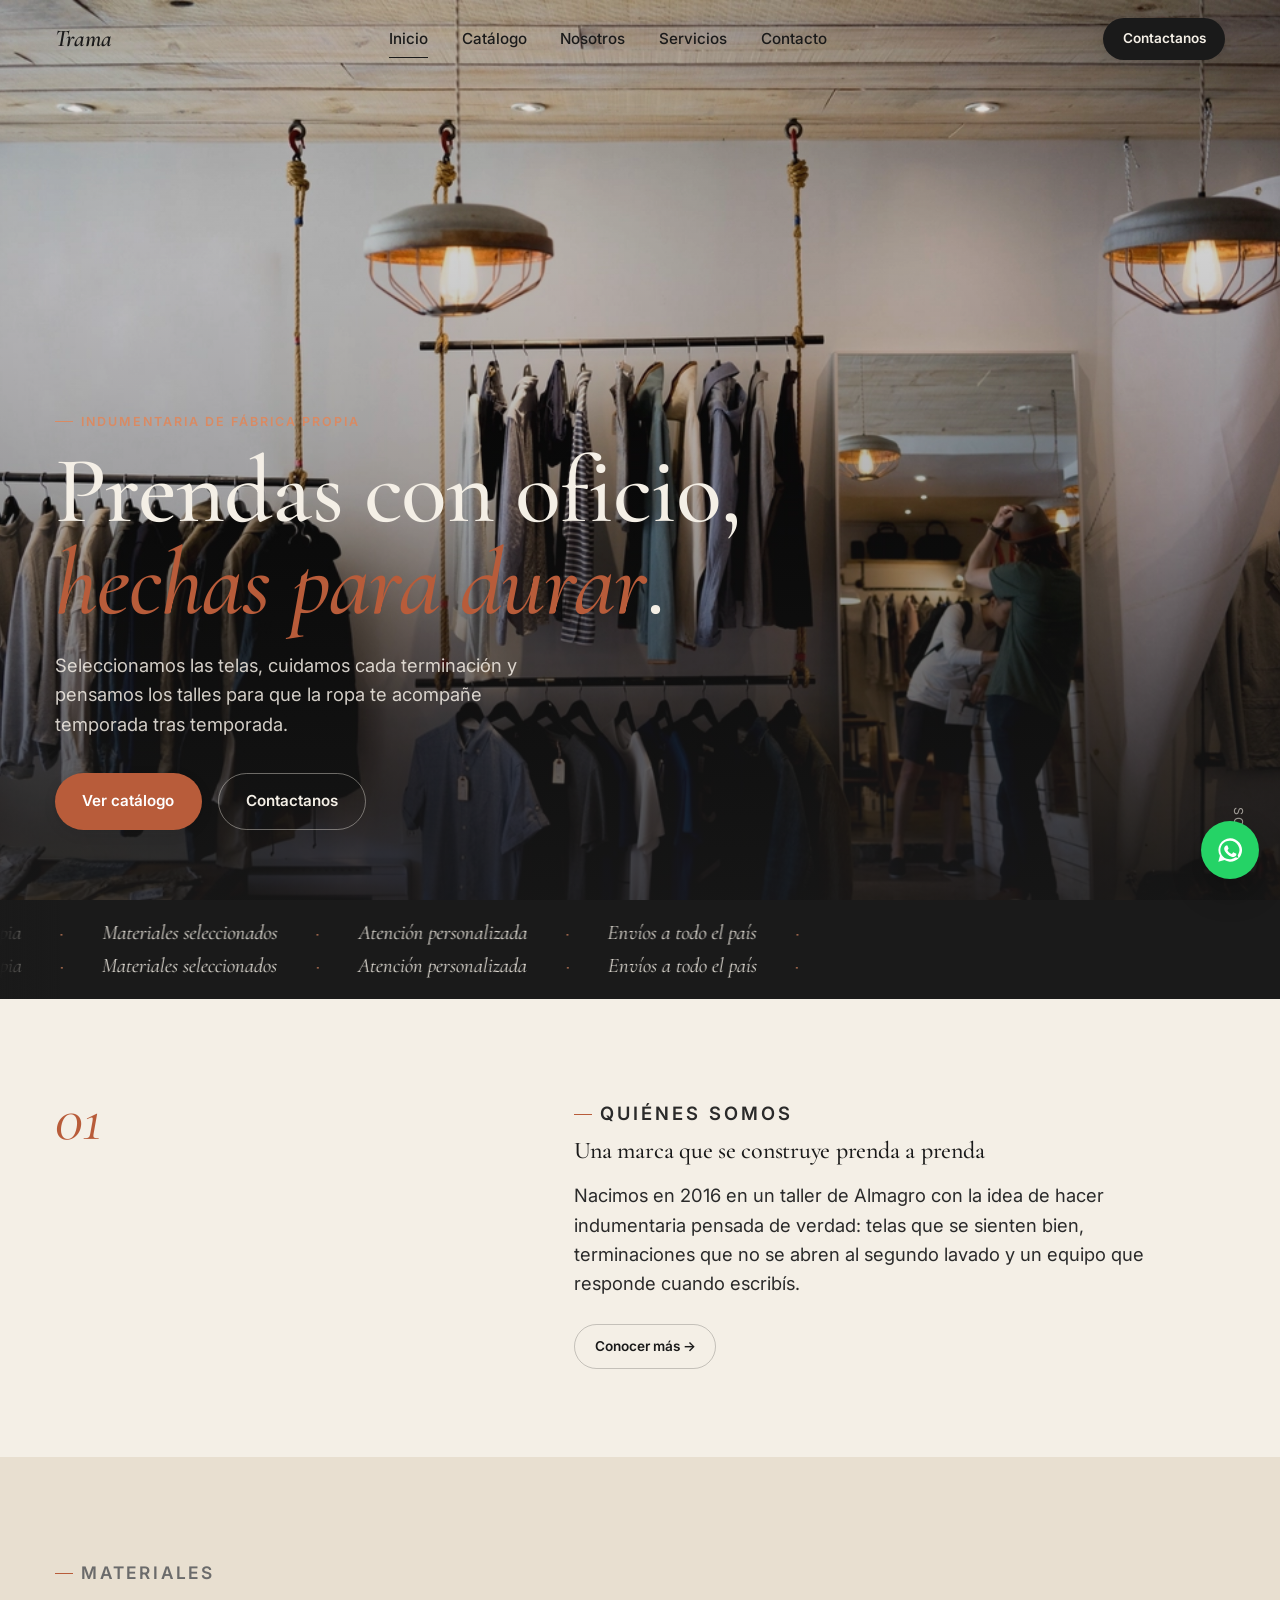
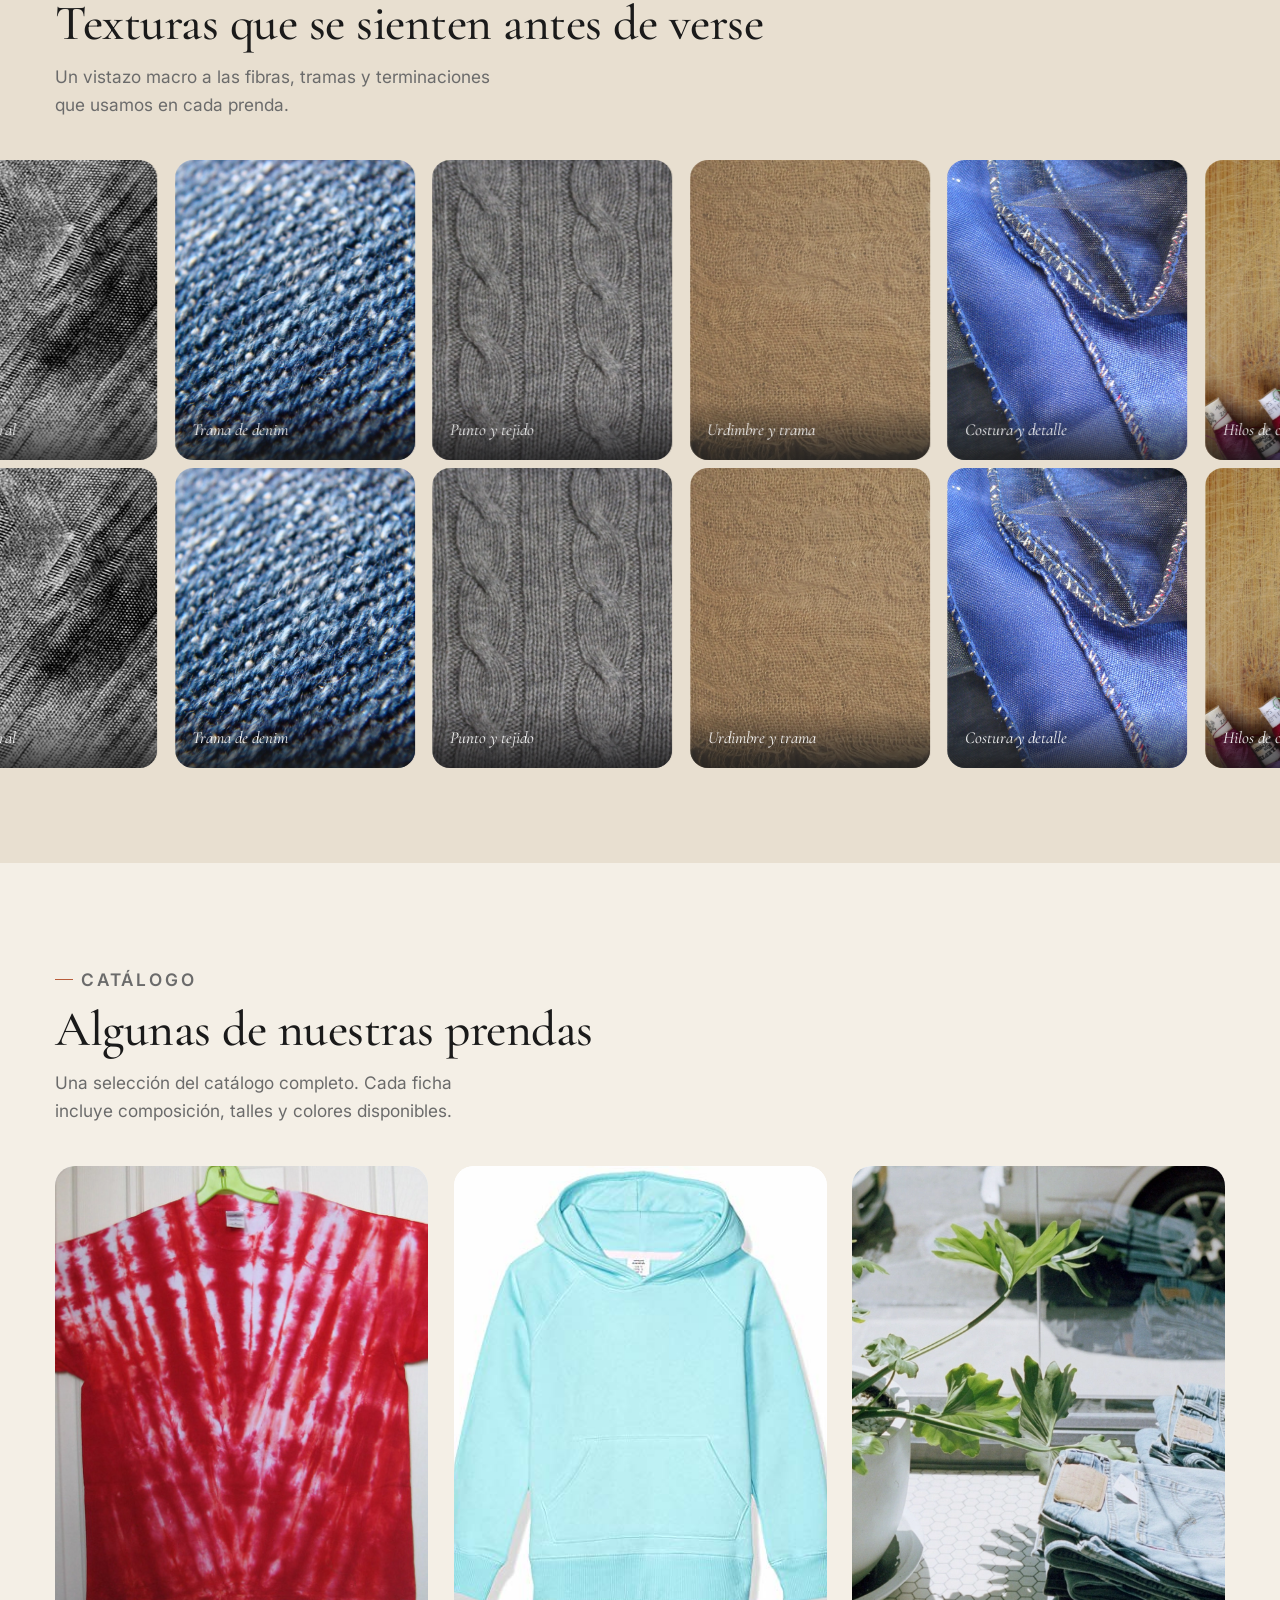
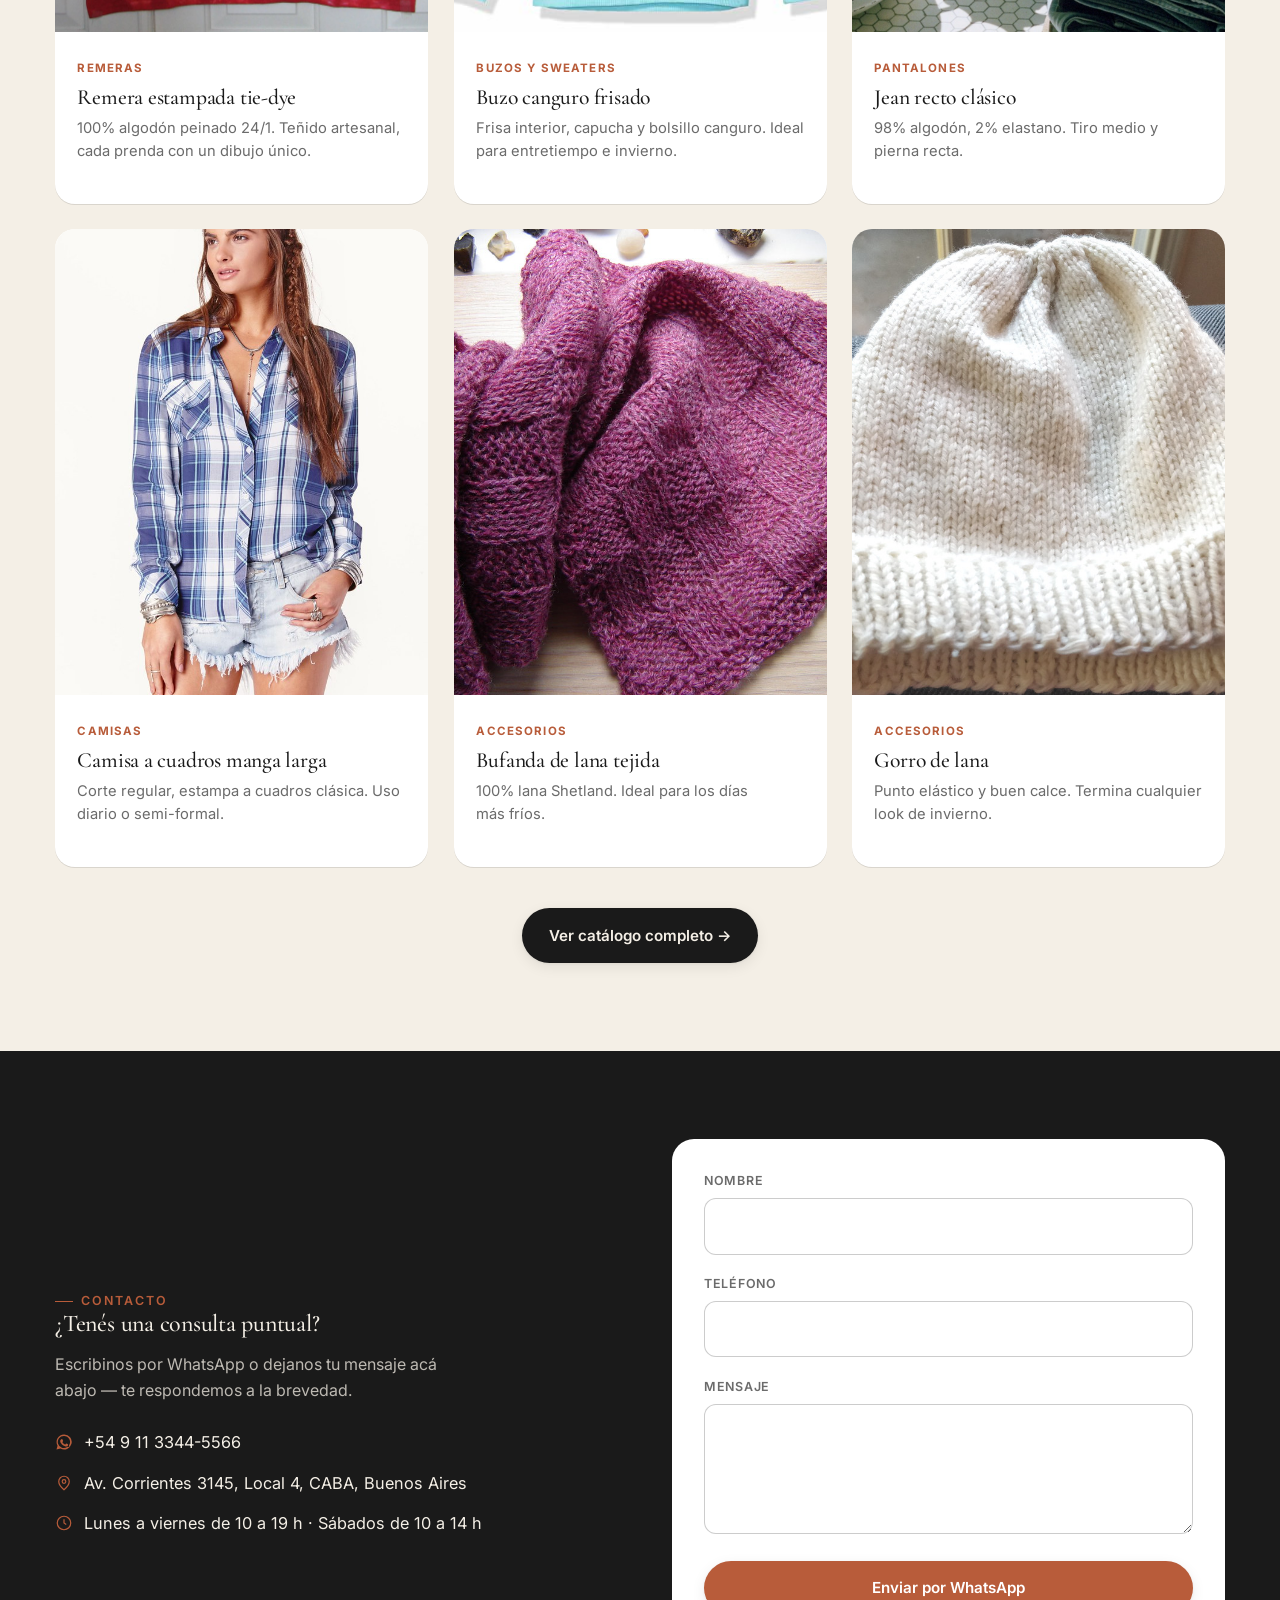
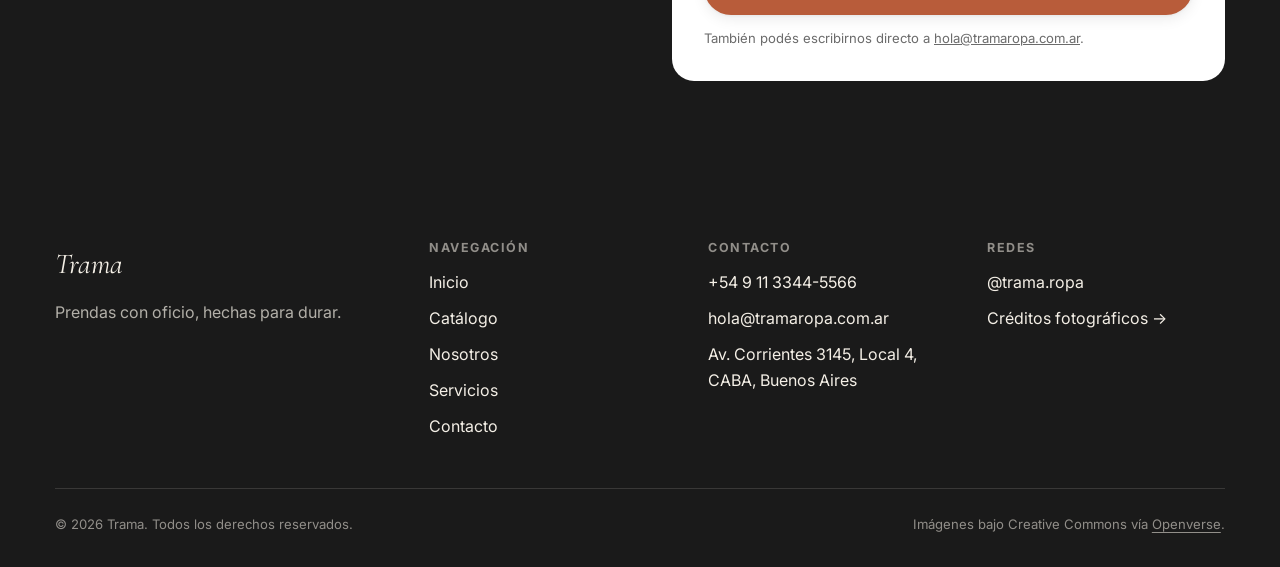
<file: index.html>
<!doctype html>
<html lang="es">
<head>
  <meta charset="utf-8">
  <meta name="viewport" content="width=device-width, initial-scale=1">
  <title>Trama — Indumentaria con oficio, hecha para durar</title>
  <meta name="description" content="Trama diseña y confecciona indumentaria pensada para el uso real: telas seleccionadas, terminaciones prolijas y talles para cada cuerpo. Mirá el catálogo y consultanos.">
  <link rel="canonical" href="index.html">

  <meta property="og:type" content="website">
  <meta property="og:title" content="Trama — Indumentaria con oficio, hecha para durar">
  <meta property="og:description" content="Diseñamos y confeccionamos indumentaria pensada para el uso real. Mirá el catálogo completo y consultanos por WhatsApp.">
  <meta property="og:image" content="assets/img/hero.jpg">
  <meta name="twitter:card" content="summary_large_image">

  <link rel="icon" type="image/svg+xml" href="assets/img/favicon.svg">

  <link rel="preconnect" href="https://fonts.googleapis.com">
  <link rel="preconnect" href="https://fonts.gstatic.com" crossorigin>
  <link rel="stylesheet" href="https://fonts.googleapis.com/css2?family=Cormorant+Garamond:ital,wght@0,500;0,600;1,500;1,600&family=Inter:wght@300;400;500;600;700&display=swap">

  <link rel="preload" as="image" href="assets/img/hero.jpg" fetchpriority="high">
  <link rel="stylesheet" href="styles.css?v=20260706">
</head>
<body>
  <a class="skip-link" href="#main">Saltar al contenido</a>
  <div class="cursor" data-cursor-root aria-hidden="true">
    <span class="cursor-dot"></span>
    <span class="cursor-ring"></span>
  </div>

  <header class="nav">
    <div class="container nav-inner">
      <a class="nav-logo" href="index.html">Trama</a>
      <nav class="nav-links" aria-label="Principal">
        <a class="nav-link is-active" href="index.html">Inicio</a>
        <a class="nav-link" href="catalogo.html">Catálogo</a>
        <a class="nav-link" href="nosotros.html">Nosotros</a>
        <a class="nav-link" href="servicios.html">Servicios</a>
        <a class="nav-link" href="contacto.html">Contacto</a>
      </nav>
      <a class="btn btn-primary btn-sm nav-cta" href="contacto.html">Contactanos</a>
      <button class="nav-burger" data-nav-burger aria-expanded="false" aria-label="Abrir menú">
        <span></span><span></span><span></span>
      </button>
    </div>
  </header>

  <div class="nav-mobile" data-nav-mobile data-open="false">
    <nav class="nav-mobile-list" aria-label="Menú móvil">
      <a href="index.html">Inicio</a>
      <a href="catalogo.html">Catálogo</a>
      <a href="nosotros.html">Nosotros</a>
      <a href="servicios.html">Servicios</a>
      <a href="contacto.html">Contacto</a>
    </nav>
    <p class="nav-mobile-foot">Trama Indumentaria</p>
  </div>

  <main id="main">
    <section class="hero">
      <div class="hero-bg">
        <img src="assets/img/hero.jpg" alt="Prendas de indumentaria exhibidas en percheros de una tienda" fetchpriority="high" loading="eager" decoding="sync">
      </div>
      <div class="hero-bg-tint" aria-hidden="true"></div>
      <div class="container hero-inner">
        <p class="kicker">Indumentaria de fábrica propia</p>
        <h1 class="hero-title" data-split="words">Prendas con oficio,<br><em>hechas para durar</em>.</h1>
        <p class="hero-sub">Seleccionamos las telas, cuidamos cada terminación y pensamos los talles para que la ropa te acompañe temporada tras temporada.</p>
        <div class="hero-actions">
          <a class="btn btn-accent" href="catalogo.html">Ver catálogo</a>
          <a class="btn btn-ghost" href="contacto.html">Contactanos</a>
        </div>
      </div>
      <span class="hero-scroll-cue" aria-hidden="true">Scroll</span>
    </section>

    <div class="marquee">
      <div class="marquee-track" data-marquee data-speed="45">
        <span data-bind="highlights.0">Producción propia</span><span class="dot">·</span>
        <span data-bind="highlights.1">Materiales seleccionados</span><span class="dot">·</span>
        <span data-bind="highlights.2">Atención personalizada</span><span class="dot">·</span>
        <span data-bind="highlights.3">Envíos a todo el país</span><span class="dot">·</span>
      </div>
    </div>

    <section class="section">
      <div class="container about-summary">
        <div class="about-summary-num" data-reveal>01</div>
        <div class="about-summary-text" data-reveal>
          <p class="kicker">Quiénes somos</p>
          <h2 style="margin-top:.6rem;">Una marca que se construye prenda a prenda</h2>
          <p>Nacimos en 2016 en un taller de Almagro con la idea de hacer indumentaria pensada de verdad: telas que se sienten bien, terminaciones que no se abren al segundo lavado y un equipo que responde cuando escribís.</p>
          <a class="btn btn-ghost btn-sm" href="nosotros.html">Conocer más →</a>
        </div>
      </div>
    </section>

    <section class="section section-cream-2">
      <div class="container">
        <div class="section-head" data-reveal>
          <p class="kicker">Materiales</p>
          <h2>Texturas que se sienten antes de verse</h2>
          <p>Un vistazo macro a las fibras, tramas y terminaciones que usamos en cada prenda.</p>
        </div>
      </div>
      <div class="texture-gallery">
        <div class="texture-track" data-marquee data-speed="34">
          <figure class="texture-card"><img src="assets/img/texture-cotton.jpg" alt="Textura macro de tela de algodón" loading="lazy" decoding="async"><figcaption>Fibra natural</figcaption></figure>
          <figure class="texture-card"><img src="assets/img/texture-denim.jpg" alt="Textura macro de tela denim" loading="lazy" decoding="async"><figcaption>Trama de denim</figcaption></figure>
          <figure class="texture-card"><img src="assets/img/texture-knit.jpg" alt="Detalle macro de punto tejido" loading="lazy" decoding="async"><figcaption>Punto y tejido</figcaption></figure>
          <figure class="texture-card"><img src="assets/img/texture-linen.jpg" alt="Textura macro de tela de trama cruzada" loading="lazy" decoding="async"><figcaption>Urdimbre y trama</figcaption></figure>
          <figure class="texture-card"><img src="assets/img/texture-stitch.jpg" alt="Detalle macro de una costura" loading="lazy" decoding="async"><figcaption>Costura y detalle</figcaption></figure>
          <figure class="texture-card"><img src="assets/img/texture-thread.jpg" alt="Carretel de hilo de coser de color" loading="lazy" decoding="async"><figcaption>Hilos de color</figcaption></figure>
        </div>
      </div>
    </section>

    <section class="section">
      <div class="container">
        <div class="section-head" data-reveal>
          <p class="kicker">Catálogo</p>
          <h2>Algunas de nuestras prendas</h2>
          <p>Una selección del catálogo completo. Cada ficha incluye composición, talles y colores disponibles.</p>
        </div>
        <div class="card-grid" data-reveal>
          <article class="product-card">
            <div class="product-figure"><img src="assets/img/product-tshirt.jpg" alt="Remera estampada tie-dye roja y blanca" loading="lazy" decoding="async"></div>
            <div class="product-body">
              <span class="product-tag">Remeras</span>
              <h3>Remera estampada tie-dye</h3>
              <p class="product-desc">100% algodón peinado 24/1. Teñido artesanal, cada prenda con un dibujo único.</p>
            </div>
          </article>
          <article class="product-card">
            <div class="product-figure"><img src="assets/img/product-hoodie.jpg" alt="Buzo canguro frisado" loading="lazy" decoding="async"></div>
            <div class="product-body">
              <span class="product-tag">Buzos y sweaters</span>
              <h3>Buzo canguro frisado</h3>
              <p class="product-desc">Frisa interior, capucha y bolsillo canguro. Ideal para entretiempo e invierno.</p>
            </div>
          </article>
          <article class="product-card">
            <div class="product-figure"><img src="assets/img/product-jeans.jpg" alt="Jean recto clásico" loading="lazy" decoding="async"></div>
            <div class="product-body">
              <span class="product-tag">Pantalones</span>
              <h3>Jean recto clásico</h3>
              <p class="product-desc">98% algodón, 2% elastano. Tiro medio y pierna recta.</p>
            </div>
          </article>
          <article class="product-card">
            <div class="product-figure"><img src="assets/img/product-shirt.jpg" alt="Camisa a cuadros manga larga" loading="lazy" decoding="async"></div>
            <div class="product-body">
              <span class="product-tag">Camisas</span>
              <h3>Camisa a cuadros manga larga</h3>
              <p class="product-desc">Corte regular, estampa a cuadros clásica. Uso diario o semi-formal.</p>
            </div>
          </article>
          <article class="product-card">
            <div class="product-figure"><img src="assets/img/product-scarf.jpg" alt="Bufanda de lana tejida" loading="lazy" decoding="async"></div>
            <div class="product-body">
              <span class="product-tag">Accesorios</span>
              <h3>Bufanda de lana tejida</h3>
              <p class="product-desc">100% lana Shetland. Ideal para los días más fríos.</p>
            </div>
          </article>
          <article class="product-card">
            <div class="product-figure"><img src="assets/img/product-beanie.jpg" alt="Gorro de lana" loading="lazy" decoding="async"></div>
            <div class="product-body">
              <span class="product-tag">Accesorios</span>
              <h3>Gorro de lana</h3>
              <p class="product-desc">Punto elástico y buen calce. Termina cualquier look de invierno.</p>
            </div>
          </article>
        </div>
        <div style="text-align:center; margin-top:2.6rem;" data-reveal>
          <a class="btn btn-primary" href="catalogo.html">Ver catálogo completo →</a>
        </div>
      </div>
    </section>

    <section class="section section-ink">
      <div class="container contact-quick">
        <div class="contact-quick-info" data-reveal>
          <p class="kicker">Contacto</p>
          <h2>¿Tenés una consulta puntual?</h2>
          <p style="color:rgba(244,239,230,.75); max-width:42ch;">Escribinos por WhatsApp o dejanos tu mensaje acá abajo — te respondemos a la brevedad.</p>
          <div class="contact-quick-list">
            <a href="#" data-bind-href="whatsappLink" target="_blank" rel="noopener">
              <svg viewBox="0 0 24 24" fill="currentColor" aria-hidden="true"><path d="M12 2a10 10 0 00-8.6 15L2 22l5.2-1.4A10 10 0 1012 2zm0 2a8 8 0 016.9 12.1l-.3.5.6 2.2-2.3-.6-.5.3A8 8 0 1112 4zm-3.4 4.4c-.2 0-.5.1-.7.4-.2.2-.9.9-.9 2.1 0 1.2.9 2.4 1 2.6.1.1 1.8 2.8 4.4 3.8 2.2.9 2.6.7 3.1.6.5-.1 1.6-.6 1.8-1.3.2-.6.2-1.2.2-1.3-.1-.1-.3-.2-.5-.3-.2-.1-1.6-.8-1.8-.9-.2-.1-.4-.1-.6.1-.2.3-.7.9-.8 1-.1.2-.3.2-.5.1-.2-.1-1.1-.4-2-1.2-.7-.7-1.2-1.4-1.4-1.7-.1-.2 0-.4.1-.5l.4-.5c.1-.2.2-.3.3-.5.1-.2 0-.4 0-.5-.1-.1-.6-1.5-.9-2-.2-.5-.4-.4-.6-.4z"/></svg>
              <span data-bind="phoneDisplay">+54 9 11 3344-5566</span>
            </a>
            <span><svg viewBox="0 0 24 24" fill="none" stroke="currentColor" stroke-width="1.6" aria-hidden="true"><path d="M12 21s-7-6-7-11a7 7 0 0114 0c0 5-7 11-7 11z"/><circle cx="12" cy="10" r="2.4"/></svg><span data-bind="address">Av. Corrientes 3145, Local 4, CABA, Buenos Aires</span></span>
            <span><svg viewBox="0 0 24 24" fill="none" stroke="currentColor" stroke-width="1.6" aria-hidden="true"><circle cx="12" cy="12" r="9"/><path d="M12 7v5l3 2"/></svg><span data-bind="hours">Lunes a viernes de 10 a 19 h · Sábados de 10 a 14 h</span></span>
          </div>
        </div>
        <form class="contact-quick-form" data-quick-form novalidate>
          <div class="field">
            <label for="q-nombre">Nombre</label>
            <input id="q-nombre" name="nombre" type="text" required autocomplete="name">
          </div>
          <div class="field">
            <label for="q-telefono">Teléfono</label>
            <input id="q-telefono" name="telefono" type="tel" autocomplete="tel">
          </div>
          <div class="field">
            <label for="q-mensaje">Mensaje</label>
            <textarea id="q-mensaje" name="mensaje" required></textarea>
          </div>
          <button class="btn btn-accent btn-block" type="submit">Enviar por WhatsApp</button>
          <p class="form-note">También podés escribirnos directo a <a href="#" data-bind-href="mailtoLink" style="text-decoration:underline;" data-bind="email">hola@tramaropa.com.ar</a>.</p>
          <div class="form-success" data-form-success></div>
        </form>
      </div>
    </section>
  </main>

  <footer class="footer">
    <div class="container">
      <div class="footer-grid">
        <div class="footer-col">
          <div class="footer-logo">Trama</div>
          <p style="color:rgba(244,239,230,.7); max-width: 30ch;" data-bind="tagline">Prendas con oficio, hechas para durar.</p>
        </div>
        <div class="footer-col">
          <h4>Navegación</h4>
          <ul>
            <li><a href="index.html">Inicio</a></li>
            <li><a href="catalogo.html">Catálogo</a></li>
            <li><a href="nosotros.html">Nosotros</a></li>
            <li><a href="servicios.html">Servicios</a></li>
            <li><a href="contacto.html">Contacto</a></li>
          </ul>
        </div>
        <div class="footer-col">
          <h4>Contacto</h4>
          <ul>
            <li><span data-bind="phoneDisplay">+54 9 11 3344-5566</span></li>
            <li><span data-bind="email">hola@tramaropa.com.ar</span></li>
            <li><span data-bind="address">Av. Corrientes 3145, CABA, Buenos Aires</span></li>
          </ul>
        </div>
        <div class="footer-col">
          <h4>Redes</h4>
          <ul>
            <li><a href="#" data-bind-href="instagramUrl" data-bind="instagramHandle" target="_blank" rel="noopener">@trama.ropa</a></li>
            <li><a href="creditos.html">Créditos fotográficos →</a></li>
          </ul>
        </div>
      </div>
      <div class="footer-bottom">
        <span>© <span data-year></span> Trama. Todos los derechos reservados.</span>
        <span>Imágenes bajo Creative Commons vía <a href="https://openverse.org" target="_blank" rel="noopener">Openverse</a>.</span>
      </div>
    </div>
  </footer>

  <a class="wa-float" data-wa-float target="_blank" rel="noopener" aria-label="Escribinos por WhatsApp" href="#">
    <svg viewBox="0 0 24 24" fill="currentColor" aria-hidden="true"><path d="M12 2a10 10 0 00-8.6 15L2 22l5.2-1.4A10 10 0 1012 2zm0 2a8 8 0 016.9 12.1l-.3.5.6 2.2-2.3-.6-.5.3A8 8 0 1112 4zm-3.4 4.4c-.2 0-.5.1-.7.4-.2.2-.9.9-.9 2.1 0 1.2.9 2.4 1 2.6.1.1 1.8 2.8 4.4 3.8 2.2.9 2.6.7 3.1.6.5-.1 1.6-.6 1.8-1.3.2-.6.2-1.2.2-1.3-.1-.1-.3-.2-.5-.3-.2-.1-1.6-.8-1.8-.9-.2-.1-.4-.1-.6.1-.2.3-.7.9-.8 1-.1.2-.3.2-.5.1-.2-.1-1.1-.4-2-1.2-.7-.7-1.2-1.4-1.4-1.7-.1-.2 0-.4.1-.5l.4-.5c.1-.2.2-.3.3-.5.1-.2 0-.4 0-.5-.1-.1-.6-1.5-.9-2-.2-.5-.4-.4-.6-.4z"/></svg>
  </a>

  <script defer src="lib/gsap.min.js?v=20260706"></script>
  <script defer src="lib/ScrollTrigger.min.js?v=20260706"></script>
  <script defer src="lib/manifest.js?v=20260706"></script>
  <script defer src="main.js?v=20260706"></script>
</body>
</html>
</file>
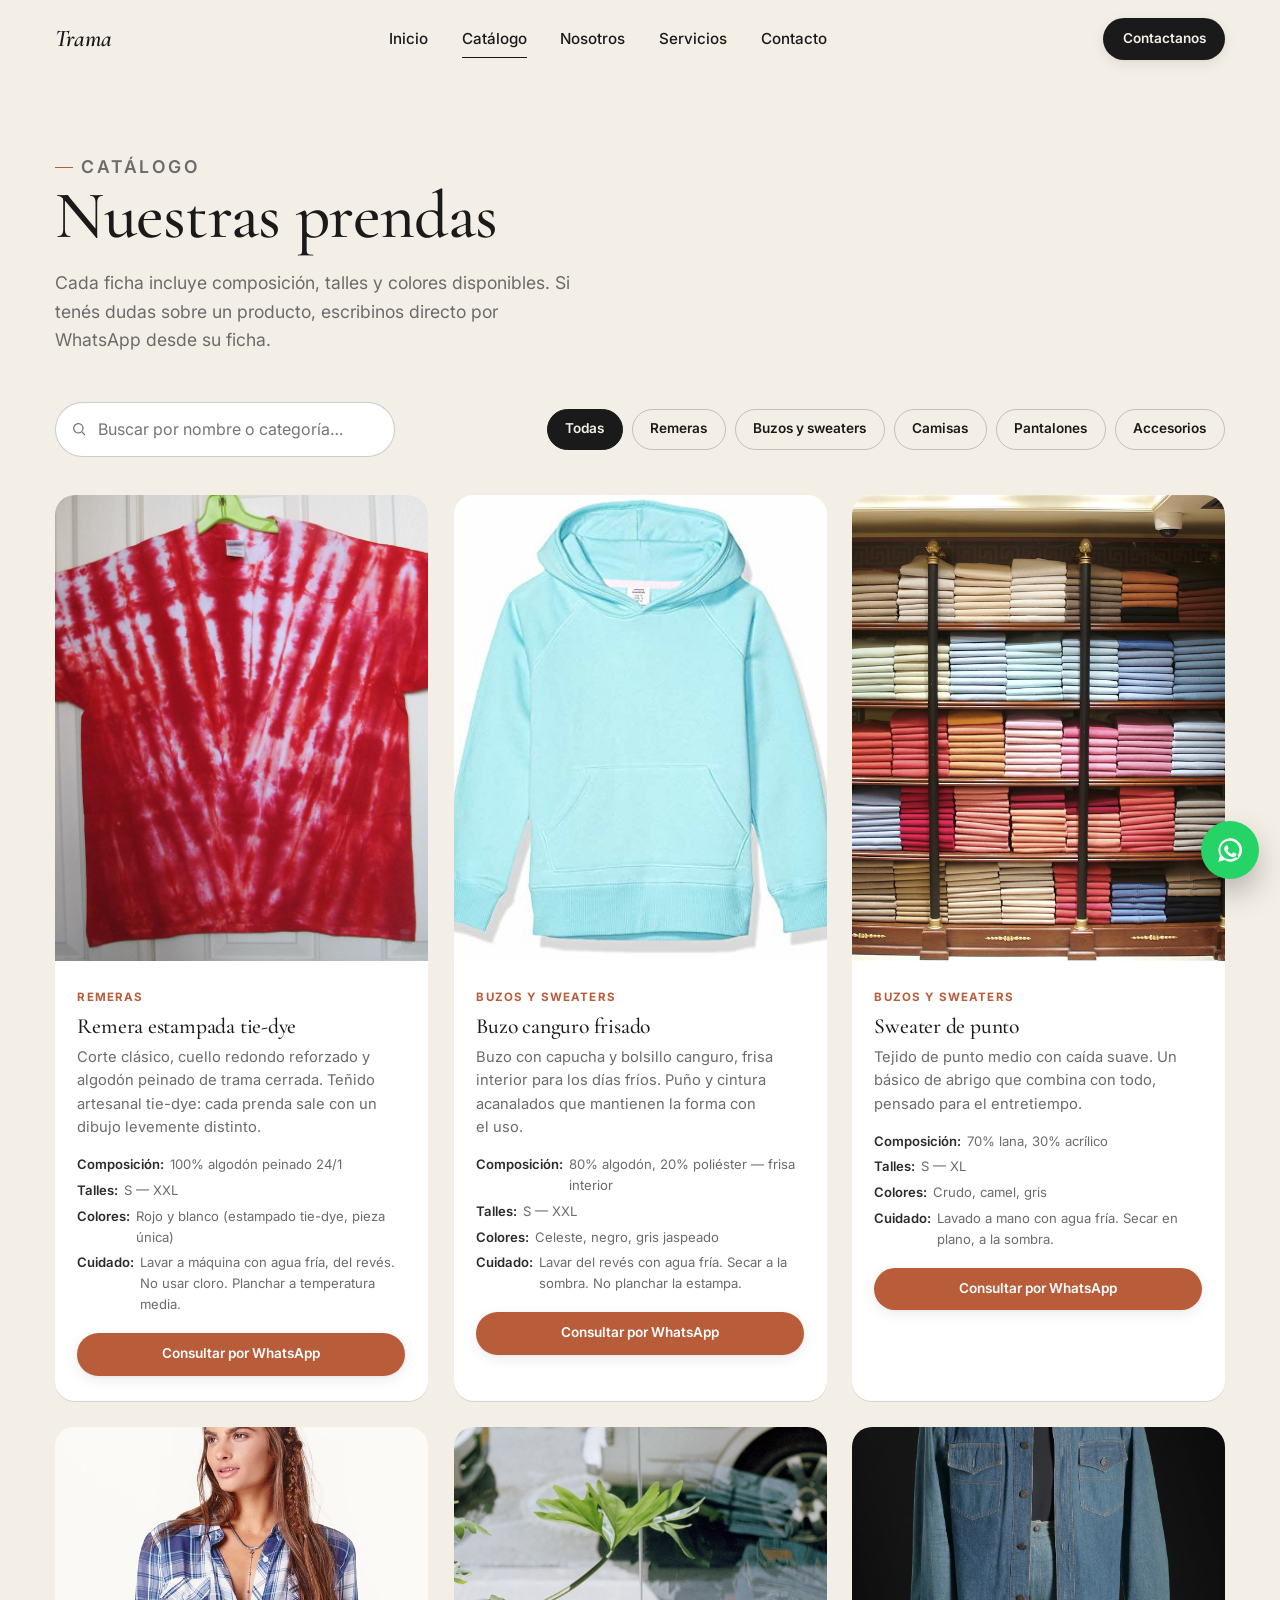
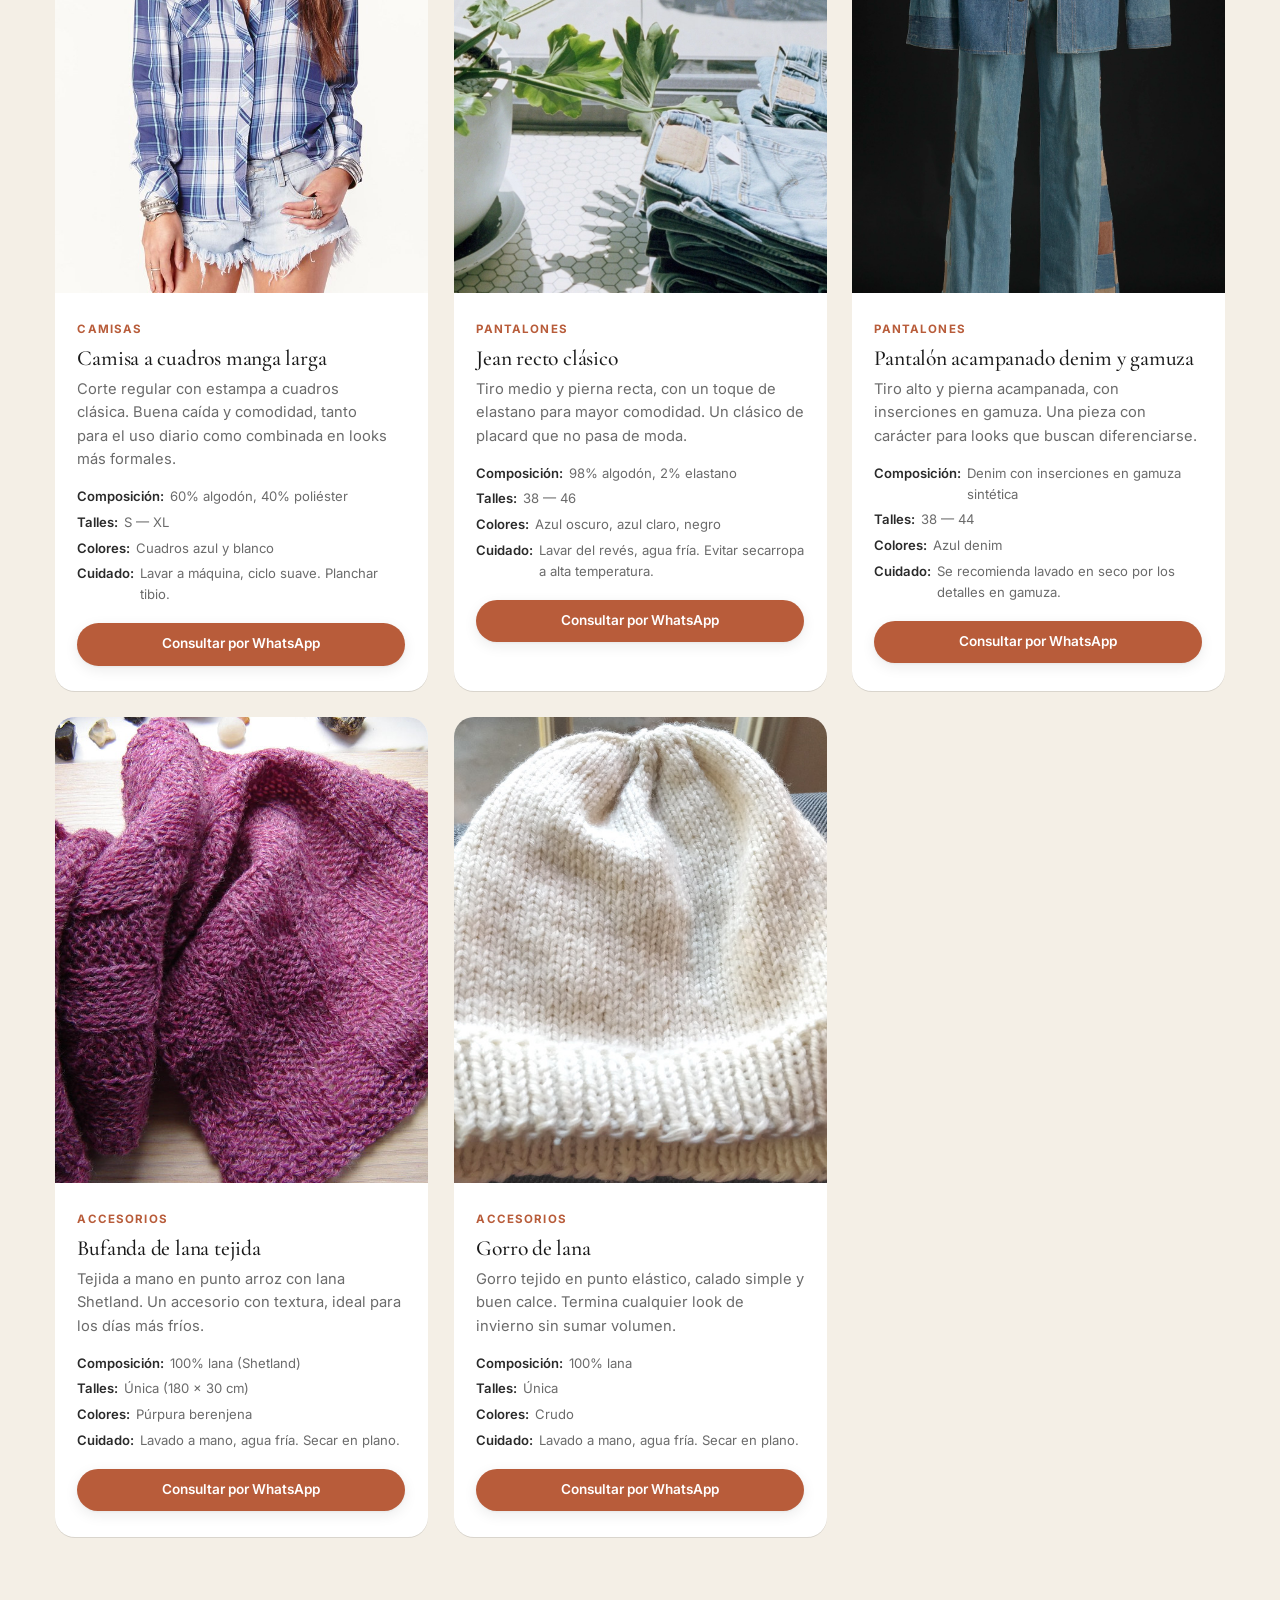
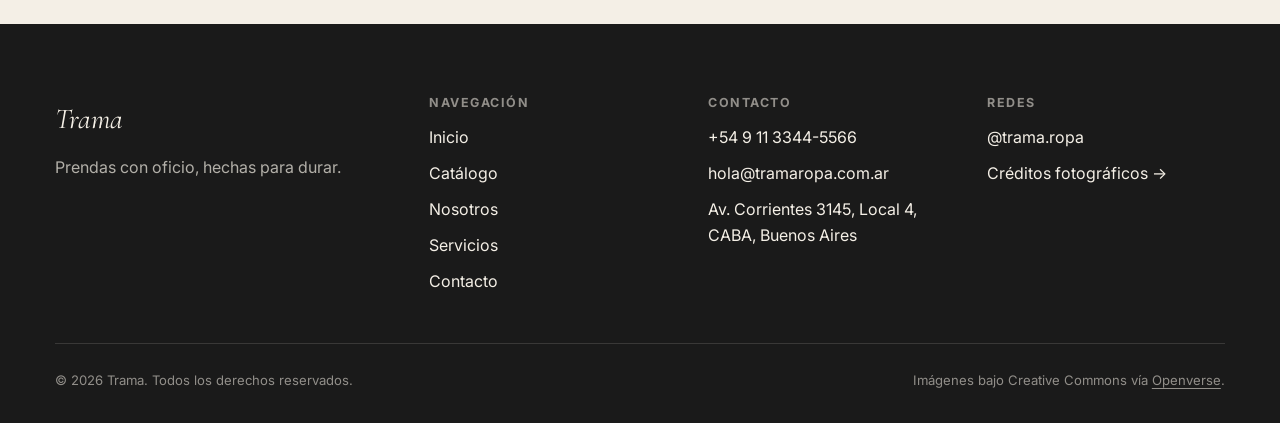
<file: catalogo.html>
<!doctype html>
<html lang="es">
<head>
  <meta charset="utf-8">
  <meta name="viewport" content="width=device-width, initial-scale=1">
  <title>Catálogo de indumentaria — Trama</title>
  <meta name="description" content="Explorá el catálogo de indumentaria de Trama: remeras, buzos, camisas, pantalones y accesorios con composición, talles y colores detallados.">
  <link rel="canonical" href="catalogo.html">

  <meta property="og:type" content="website">
  <meta property="og:title" content="Catálogo de indumentaria — Trama">
  <meta property="og:description" content="Remeras, buzos, camisas, pantalones y accesorios con ficha técnica completa: composición, talles y colores.">
  <meta property="og:image" content="assets/img/product-tshirt.jpg">

  <link rel="icon" type="image/svg+xml" href="assets/img/favicon.svg">

  <link rel="preconnect" href="https://fonts.googleapis.com">
  <link rel="preconnect" href="https://fonts.gstatic.com" crossorigin>
  <link rel="stylesheet" href="https://fonts.googleapis.com/css2?family=Cormorant+Garamond:ital,wght@0,500;0,600;1,500;1,600&family=Inter:wght@300;400;500;600;700&display=swap">
  <link rel="stylesheet" href="styles.css?v=20260706">
</head>
<body>
  <a class="skip-link" href="#main">Saltar al contenido</a>
  <div class="cursor" data-cursor-root aria-hidden="true">
    <span class="cursor-dot"></span>
    <span class="cursor-ring"></span>
  </div>

  <header class="nav">
    <div class="container nav-inner">
      <a class="nav-logo" href="index.html">Trama</a>
      <nav class="nav-links" aria-label="Principal">
        <a class="nav-link" href="index.html">Inicio</a>
        <a class="nav-link is-active" href="catalogo.html">Catálogo</a>
        <a class="nav-link" href="nosotros.html">Nosotros</a>
        <a class="nav-link" href="servicios.html">Servicios</a>
        <a class="nav-link" href="contacto.html">Contacto</a>
      </nav>
      <a class="btn btn-primary btn-sm nav-cta" href="contacto.html">Contactanos</a>
      <button class="nav-burger" data-nav-burger aria-expanded="false" aria-label="Abrir menú">
        <span></span><span></span><span></span>
      </button>
    </div>
  </header>

  <div class="nav-mobile" data-nav-mobile data-open="false">
    <nav class="nav-mobile-list" aria-label="Menú móvil">
      <a href="index.html">Inicio</a>
      <a href="catalogo.html">Catálogo</a>
      <a href="nosotros.html">Nosotros</a>
      <a href="servicios.html">Servicios</a>
      <a href="contacto.html">Contacto</a>
    </nav>
    <p class="nav-mobile-foot">Trama Indumentaria</p>
  </div>

  <main id="main">
    <section class="page-header container">
      <p class="kicker">Catálogo</p>
      <h1>Nuestras prendas</h1>
      <p>Cada ficha incluye composición, talles y colores disponibles. Si tenés dudas sobre un producto, escribinos directo por WhatsApp desde su ficha.</p>
    </section>

    <section class="section" style="padding-top:0;">
      <div class="container">
        <div class="catalog-controls">
          <div class="catalog-search">
            <svg viewBox="0 0 24 24" fill="none" stroke="currentColor" stroke-width="1.8" aria-hidden="true"><circle cx="11" cy="11" r="7"/><path d="M21 21l-4.3-4.3"/></svg>
            <input type="search" placeholder="Buscar por nombre o categoría…" aria-label="Buscar producto" data-catalog-search>
          </div>
          <div class="catalog-filters" data-catalog-filters role="group" aria-label="Filtrar por categoría"></div>
        </div>

        <div class="card-grid" data-catalog-grid data-reveal></div>

        <p class="catalog-empty" data-catalog-empty>No encontramos productos con ese criterio. Probá con otra palabra o <a href="contacto.html" style="text-decoration:underline;">consultanos directamente</a>.</p>

        <noscript>
          <p style="margin-bottom:1rem;">Activá JavaScript para ver el catálogo interactivo. Mientras tanto, estas son nuestras líneas de producto: remeras, buzos y sweaters, camisas, pantalones y accesorios. Escribinos por WhatsApp o por los datos en la página de <a href="contacto.html" style="text-decoration:underline;">Contacto</a> para conocer el detalle de cada prenda.</p>
        </noscript>
      </div>
    </section>
  </main>

  <footer class="footer">
    <div class="container">
      <div class="footer-grid">
        <div class="footer-col">
          <div class="footer-logo">Trama</div>
          <p style="color:rgba(244,239,230,.7); max-width: 30ch;" data-bind="tagline">Prendas con oficio, hechas para durar.</p>
        </div>
        <div class="footer-col">
          <h4>Navegación</h4>
          <ul>
            <li><a href="index.html">Inicio</a></li>
            <li><a href="catalogo.html">Catálogo</a></li>
            <li><a href="nosotros.html">Nosotros</a></li>
            <li><a href="servicios.html">Servicios</a></li>
            <li><a href="contacto.html">Contacto</a></li>
          </ul>
        </div>
        <div class="footer-col">
          <h4>Contacto</h4>
          <ul>
            <li><span data-bind="phoneDisplay">+54 9 11 3344-5566</span></li>
            <li><span data-bind="email">hola@tramaropa.com.ar</span></li>
            <li><span data-bind="address">Av. Corrientes 3145, CABA, Buenos Aires</span></li>
          </ul>
        </div>
        <div class="footer-col">
          <h4>Redes</h4>
          <ul>
            <li><a href="#" data-bind-href="instagramUrl" data-bind="instagramHandle" target="_blank" rel="noopener">@trama.ropa</a></li>
            <li><a href="creditos.html">Créditos fotográficos →</a></li>
          </ul>
        </div>
      </div>
      <div class="footer-bottom">
        <span>© <span data-year></span> Trama. Todos los derechos reservados.</span>
        <span>Imágenes bajo Creative Commons vía <a href="https://openverse.org" target="_blank" rel="noopener">Openverse</a>.</span>
      </div>
    </div>
  </footer>

  <a class="wa-float" data-wa-float target="_blank" rel="noopener" aria-label="Escribinos por WhatsApp" href="#">
    <svg viewBox="0 0 24 24" fill="currentColor" aria-hidden="true"><path d="M12 2a10 10 0 00-8.6 15L2 22l5.2-1.4A10 10 0 1012 2zm0 2a8 8 0 016.9 12.1l-.3.5.6 2.2-2.3-.6-.5.3A8 8 0 1112 4zm-3.4 4.4c-.2 0-.5.1-.7.4-.2.2-.9.9-.9 2.1 0 1.2.9 2.4 1 2.6.1.1 1.8 2.8 4.4 3.8 2.2.9 2.6.7 3.1.6.5-.1 1.6-.6 1.8-1.3.2-.6.2-1.2.2-1.3-.1-.1-.3-.2-.5-.3-.2-.1-1.6-.8-1.8-.9-.2-.1-.4-.1-.6.1-.2.3-.7.9-.8 1-.1.2-.3.2-.5.1-.2-.1-1.1-.4-2-1.2-.7-.7-1.2-1.4-1.4-1.7-.1-.2 0-.4.1-.5l.4-.5c.1-.2.2-.3.3-.5.1-.2 0-.4 0-.5-.1-.1-.6-1.5-.9-2-.2-.5-.4-.4-.6-.4z"/></svg>
  </a>

  <script defer src="lib/gsap.min.js?v=20260706"></script>
  <script defer src="lib/ScrollTrigger.min.js?v=20260706"></script>
  <script defer src="lib/manifest.js?v=20260706"></script>
  <script defer src="main.js?v=20260706"></script>
</body>
</html>
</file>
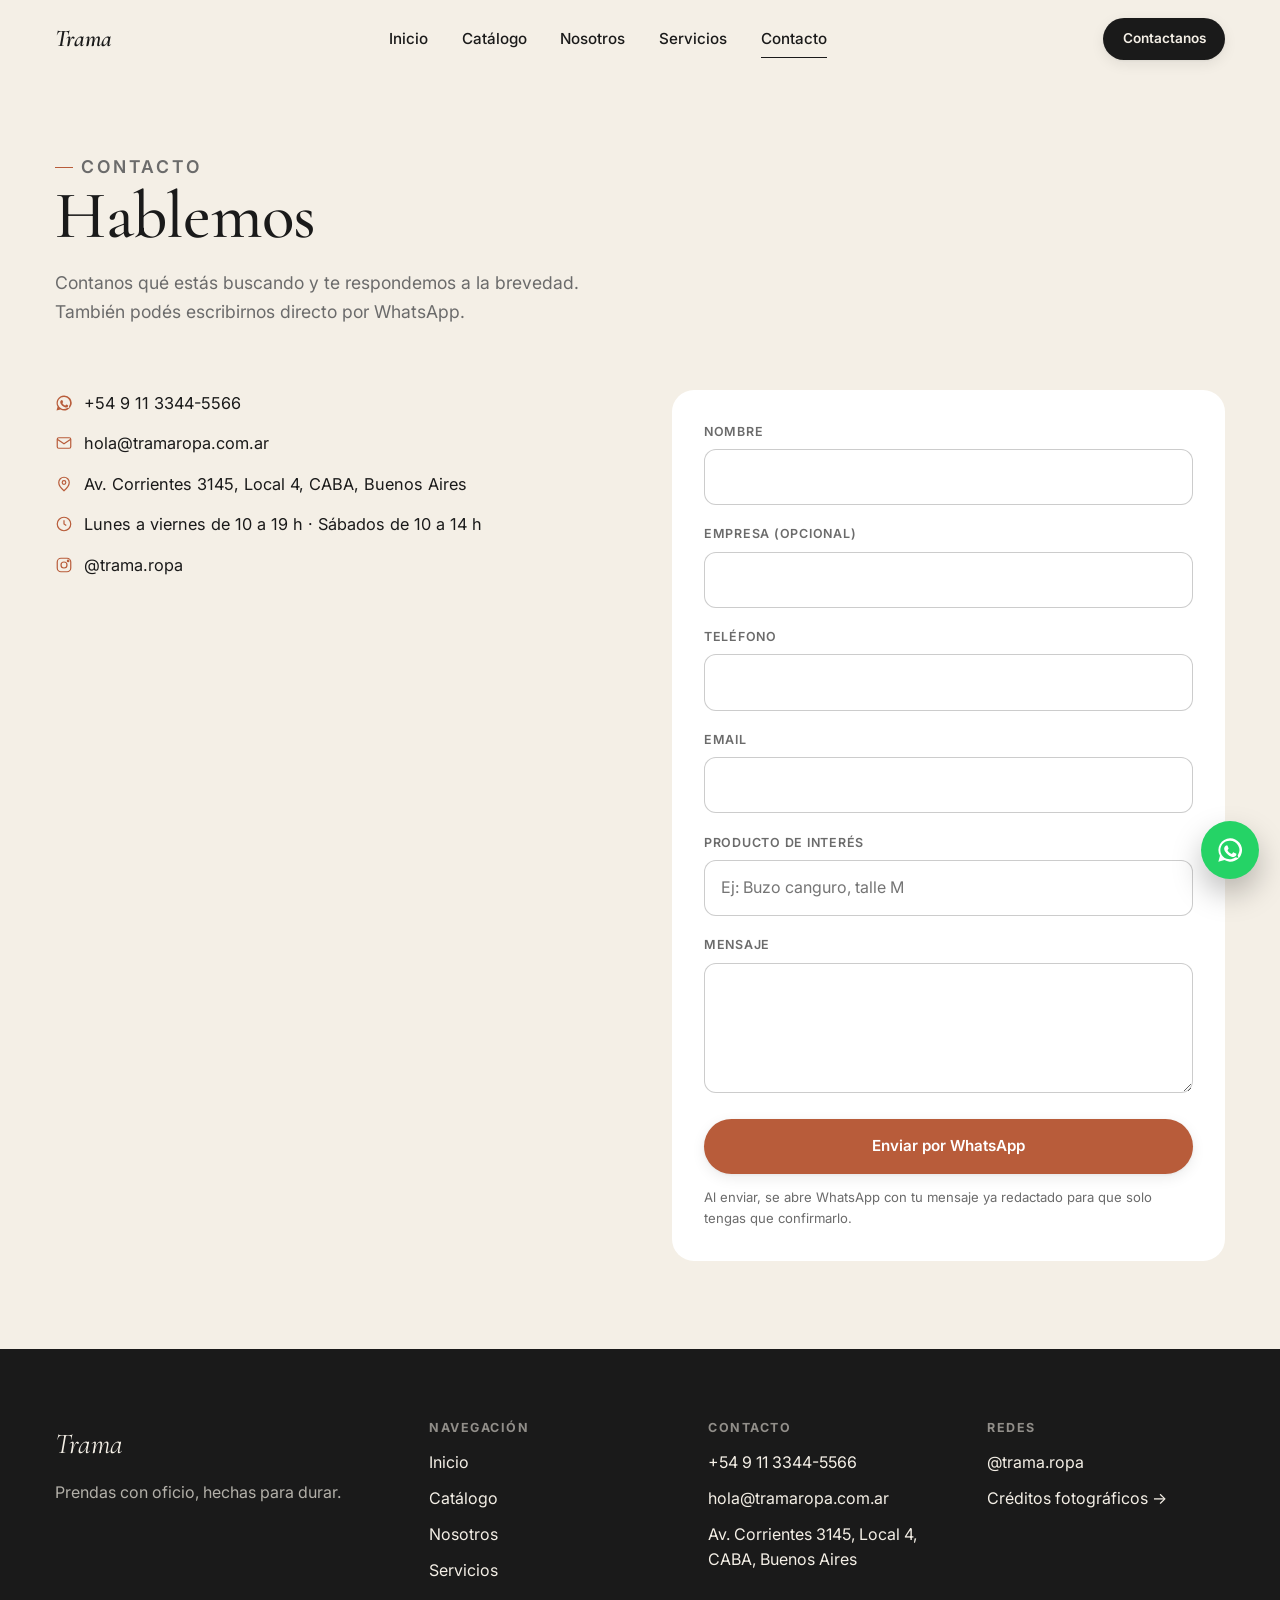
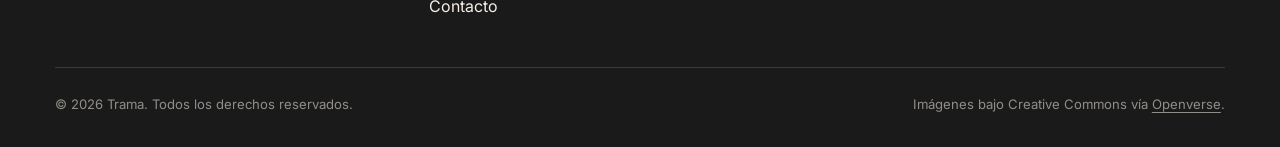
<file: contacto.html>
<!doctype html>
<html lang="es">
<head>
  <meta charset="utf-8">
  <meta name="viewport" content="width=device-width, initial-scale=1">
  <title>Contacto — Trama</title>
  <meta name="description" content="Escribinos por WhatsApp o completá el formulario. Teléfono, dirección, horario de atención y redes de Trama.">
  <link rel="canonical" href="contacto.html">

  <meta property="og:type" content="website">
  <meta property="og:title" content="Contacto — Trama">
  <meta property="og:description" content="Escribinos por WhatsApp o completá el formulario de contacto.">
  <meta property="og:image" content="assets/img/hero.jpg">

  <link rel="icon" type="image/svg+xml" href="assets/img/favicon.svg">

  <link rel="preconnect" href="https://fonts.googleapis.com">
  <link rel="preconnect" href="https://fonts.gstatic.com" crossorigin>
  <link rel="stylesheet" href="https://fonts.googleapis.com/css2?family=Cormorant+Garamond:ital,wght@0,500;0,600;1,500;1,600&family=Inter:wght@300;400;500;600;700&display=swap">
  <link rel="stylesheet" href="styles.css?v=20260706">
</head>
<body>
  <a class="skip-link" href="#main">Saltar al contenido</a>
  <div class="cursor" data-cursor-root aria-hidden="true">
    <span class="cursor-dot"></span>
    <span class="cursor-ring"></span>
  </div>

  <header class="nav">
    <div class="container nav-inner">
      <a class="nav-logo" href="index.html">Trama</a>
      <nav class="nav-links" aria-label="Principal">
        <a class="nav-link" href="index.html">Inicio</a>
        <a class="nav-link" href="catalogo.html">Catálogo</a>
        <a class="nav-link" href="nosotros.html">Nosotros</a>
        <a class="nav-link" href="servicios.html">Servicios</a>
        <a class="nav-link is-active" href="contacto.html">Contacto</a>
      </nav>
      <a class="btn btn-primary btn-sm nav-cta" href="contacto.html">Contactanos</a>
      <button class="nav-burger" data-nav-burger aria-expanded="false" aria-label="Abrir menú">
        <span></span><span></span><span></span>
      </button>
    </div>
  </header>

  <div class="nav-mobile" data-nav-mobile data-open="false">
    <nav class="nav-mobile-list" aria-label="Menú móvil">
      <a href="index.html">Inicio</a>
      <a href="catalogo.html">Catálogo</a>
      <a href="nosotros.html">Nosotros</a>
      <a href="servicios.html">Servicios</a>
      <a href="contacto.html">Contacto</a>
    </nav>
    <p class="nav-mobile-foot">Trama Indumentaria</p>
  </div>

  <main id="main">
    <section class="page-header container">
      <p class="kicker">Contacto</p>
      <h1>Hablemos</h1>
      <p>Contanos qué estás buscando y te respondemos a la brevedad. También podés escribirnos directo por WhatsApp.</p>
    </section>

    <section class="section" style="padding-top:1rem;">
      <div class="container contact-quick" style="align-items:flex-start;">
        <div data-reveal>
          <div class="contact-quick-list" style="margin-top:0;">
            <a href="#" data-bind-href="whatsappLink" target="_blank" rel="noopener">
              <svg viewBox="0 0 24 24" fill="currentColor" aria-hidden="true"><path d="M12 2a10 10 0 00-8.6 15L2 22l5.2-1.4A10 10 0 1012 2zm0 2a8 8 0 016.9 12.1l-.3.5.6 2.2-2.3-.6-.5.3A8 8 0 1112 4zm-3.4 4.4c-.2 0-.5.1-.7.4-.2.2-.9.9-.9 2.1 0 1.2.9 2.4 1 2.6.1.1 1.8 2.8 4.4 3.8 2.2.9 2.6.7 3.1.6.5-.1 1.6-.6 1.8-1.3.2-.6.2-1.2.2-1.3-.1-.1-.3-.2-.5-.3-.2-.1-1.6-.8-1.8-.9-.2-.1-.4-.1-.6.1-.2.3-.7.9-.8 1-.1.2-.3.2-.5.1-.2-.1-1.1-.4-2-1.2-.7-.7-1.2-1.4-1.4-1.7-.1-.2 0-.4.1-.5l.4-.5c.1-.2.2-.3.3-.5.1-.2 0-.4 0-.5-.1-.1-.6-1.5-.9-2-.2-.5-.4-.4-.6-.4z"/></svg>
              <span data-bind="phoneDisplay">+54 9 11 3344-5566</span>
            </a>
            <a href="#" data-bind-href="mailtoLink">
              <svg viewBox="0 0 24 24" fill="none" stroke="currentColor" stroke-width="1.6" aria-hidden="true"><rect x="3" y="5" width="18" height="14" rx="2"/><path d="M3 7l9 6 9-6"/></svg>
              <span data-bind="email">hola@tramaropa.com.ar</span>
            </a>
            <span><svg viewBox="0 0 24 24" fill="none" stroke="currentColor" stroke-width="1.6" aria-hidden="true"><path d="M12 21s-7-6-7-11a7 7 0 0114 0c0 5-7 11-7 11z"/><circle cx="12" cy="10" r="2.4"/></svg><span data-bind="address">Av. Corrientes 3145, Local 4, CABA, Buenos Aires</span></span>
            <span><svg viewBox="0 0 24 24" fill="none" stroke="currentColor" stroke-width="1.6" aria-hidden="true"><circle cx="12" cy="12" r="9"/><path d="M12 7v5l3 2"/></svg><span data-bind="hours">Lunes a viernes de 10 a 19 h · Sábados de 10 a 14 h</span></span>
            <a href="#" data-bind-href="instagramUrl" target="_blank" rel="noopener">
              <svg viewBox="0 0 24 24" fill="none" stroke="currentColor" stroke-width="1.6" aria-hidden="true"><rect x="3" y="3" width="18" height="18" rx="5"/><circle cx="12" cy="12" r="4"/><circle cx="17.5" cy="6.5" r="1"/></svg>
              <span data-bind="instagramHandle">@trama.ropa</span>
            </a>
          </div>

          <div class="map-wrap" style="margin-top:2.2rem;">
            <iframe data-map-embed src="" loading="lazy" referrerpolicy="no-referrer-when-downgrade" title="Ubicación de Trama"></iframe>
          </div>
        </div>

        <form class="contact-quick-form" data-contact-form novalidate data-reveal>
          <div class="field">
            <label for="c-nombre">Nombre</label>
            <input id="c-nombre" name="nombre" type="text" required autocomplete="name">
          </div>
          <div class="field">
            <label for="c-empresa">Empresa (opcional)</label>
            <input id="c-empresa" name="empresa" type="text" autocomplete="organization">
          </div>
          <div class="field">
            <label for="c-telefono">Teléfono</label>
            <input id="c-telefono" name="telefono" type="tel" autocomplete="tel">
          </div>
          <div class="field">
            <label for="c-email">Email</label>
            <input id="c-email" name="email" type="email" autocomplete="email">
          </div>
          <div class="field">
            <label for="c-producto">Producto de interés</label>
            <input id="c-producto" name="producto" type="text" placeholder="Ej: Buzo canguro, talle M">
          </div>
          <div class="field">
            <label for="c-mensaje">Mensaje</label>
            <textarea id="c-mensaje" name="mensaje" required></textarea>
          </div>
          <button class="btn btn-accent btn-block" type="submit">Enviar por WhatsApp</button>
          <p class="form-note">Al enviar, se abre WhatsApp con tu mensaje ya redactado para que solo tengas que confirmarlo.</p>
          <div class="form-success" data-form-success></div>
        </form>
      </div>
    </section>
  </main>

  <footer class="footer">
    <div class="container">
      <div class="footer-grid">
        <div class="footer-col">
          <div class="footer-logo">Trama</div>
          <p style="color:rgba(244,239,230,.7); max-width: 30ch;" data-bind="tagline">Prendas con oficio, hechas para durar.</p>
        </div>
        <div class="footer-col">
          <h4>Navegación</h4>
          <ul>
            <li><a href="index.html">Inicio</a></li>
            <li><a href="catalogo.html">Catálogo</a></li>
            <li><a href="nosotros.html">Nosotros</a></li>
            <li><a href="servicios.html">Servicios</a></li>
            <li><a href="contacto.html">Contacto</a></li>
          </ul>
        </div>
        <div class="footer-col">
          <h4>Contacto</h4>
          <ul>
            <li><span data-bind="phoneDisplay">+54 9 11 3344-5566</span></li>
            <li><span data-bind="email">hola@tramaropa.com.ar</span></li>
            <li><span data-bind="address">Av. Corrientes 3145, CABA, Buenos Aires</span></li>
          </ul>
        </div>
        <div class="footer-col">
          <h4>Redes</h4>
          <ul>
            <li><a href="#" data-bind-href="instagramUrl" data-bind="instagramHandle" target="_blank" rel="noopener">@trama.ropa</a></li>
            <li><a href="creditos.html">Créditos fotográficos →</a></li>
          </ul>
        </div>
      </div>
      <div class="footer-bottom">
        <span>© <span data-year></span> Trama. Todos los derechos reservados.</span>
        <span>Imágenes bajo Creative Commons vía <a href="https://openverse.org" target="_blank" rel="noopener">Openverse</a>.</span>
      </div>
    </div>
  </footer>

  <a class="wa-float" data-wa-float target="_blank" rel="noopener" aria-label="Escribinos por WhatsApp" href="#">
    <svg viewBox="0 0 24 24" fill="currentColor" aria-hidden="true"><path d="M12 2a10 10 0 00-8.6 15L2 22l5.2-1.4A10 10 0 1012 2zm0 2a8 8 0 016.9 12.1l-.3.5.6 2.2-2.3-.6-.5.3A8 8 0 1112 4zm-3.4 4.4c-.2 0-.5.1-.7.4-.2.2-.9.9-.9 2.1 0 1.2.9 2.4 1 2.6.1.1 1.8 2.8 4.4 3.8 2.2.9 2.6.7 3.1.6.5-.1 1.6-.6 1.8-1.3.2-.6.2-1.2.2-1.3-.1-.1-.3-.2-.5-.3-.2-.1-1.6-.8-1.8-.9-.2-.1-.4-.1-.6.1-.2.3-.7.9-.8 1-.1.2-.3.2-.5.1-.2-.1-1.1-.4-2-1.2-.7-.7-1.2-1.4-1.4-1.7-.1-.2 0-.4.1-.5l.4-.5c.1-.2.2-.3.3-.5.1-.2 0-.4 0-.5-.1-.1-.6-1.5-.9-2-.2-.5-.4-.4-.6-.4z"/></svg>
  </a>

  <script defer src="lib/gsap.min.js?v=20260706"></script>
  <script defer src="lib/ScrollTrigger.min.js?v=20260706"></script>
  <script defer src="lib/manifest.js?v=20260706"></script>
  <script defer src="main.js?v=20260706"></script>
</body>
</html>
</file>
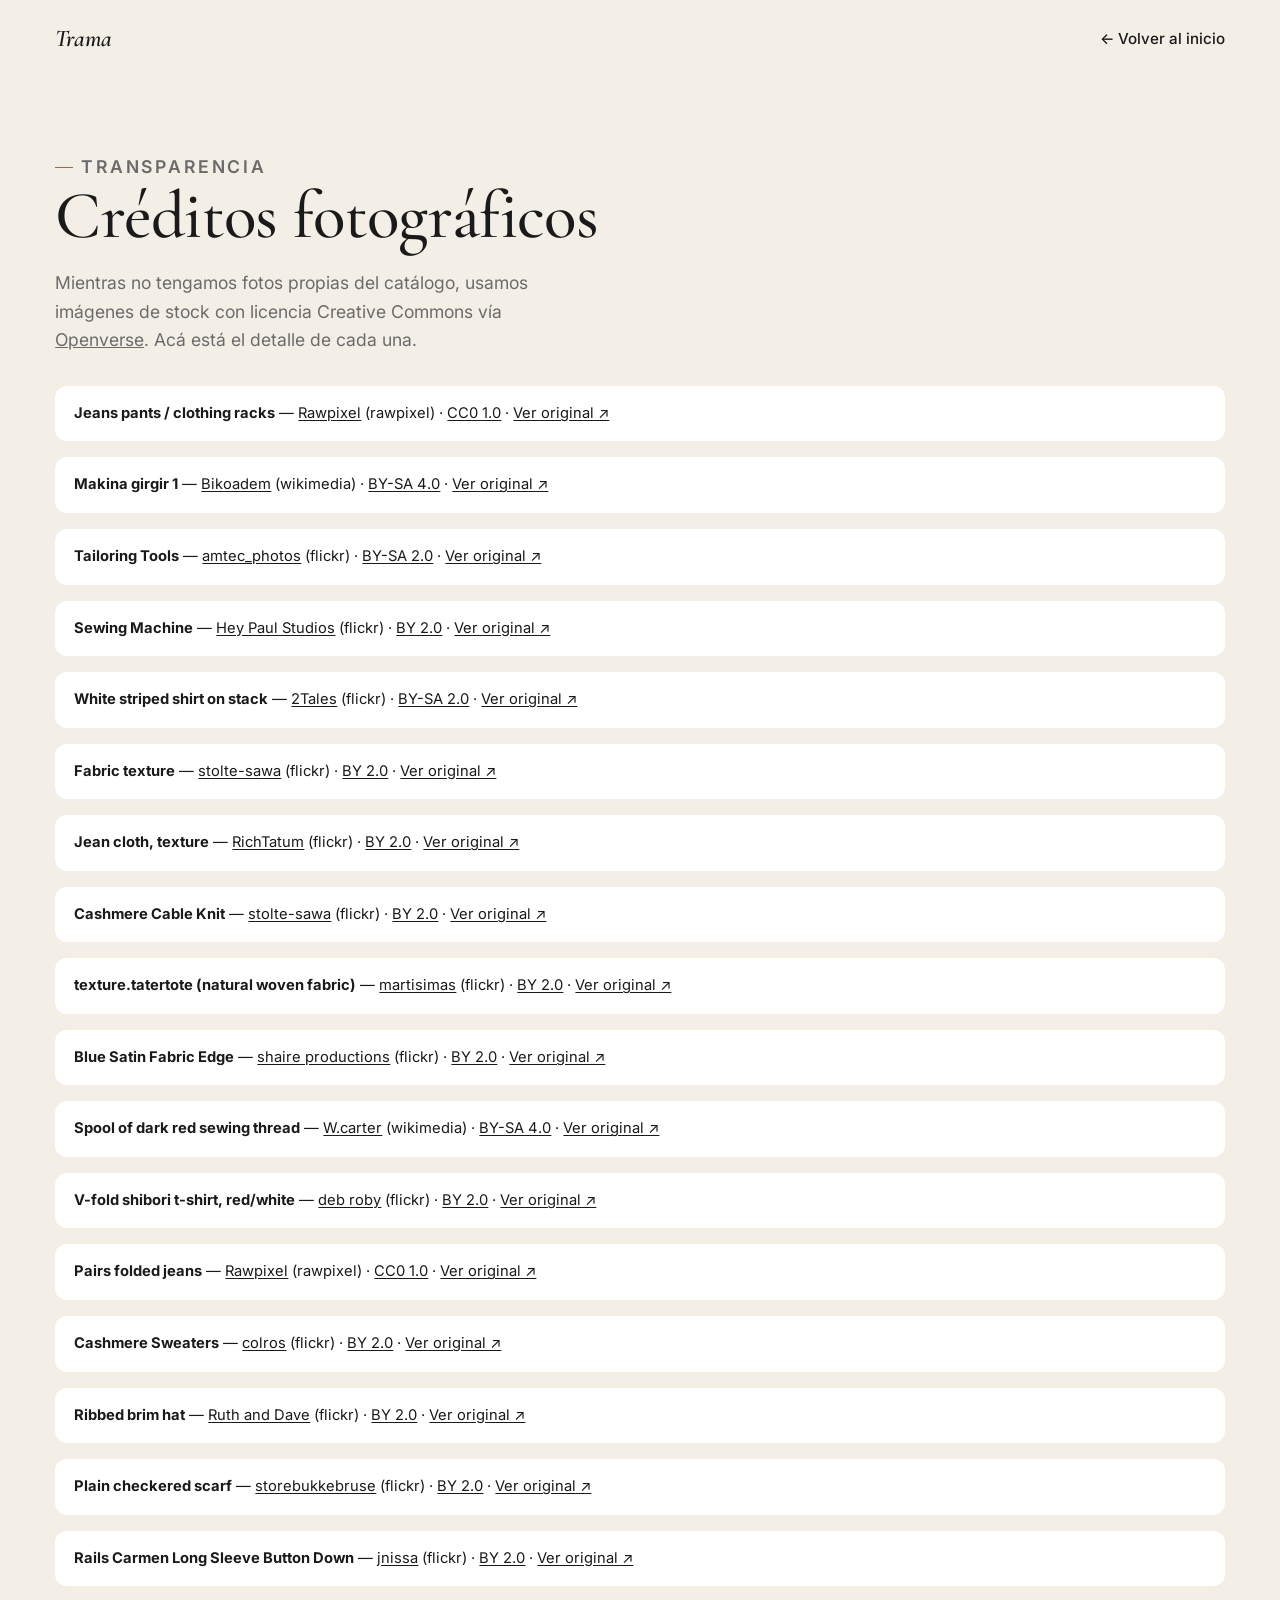
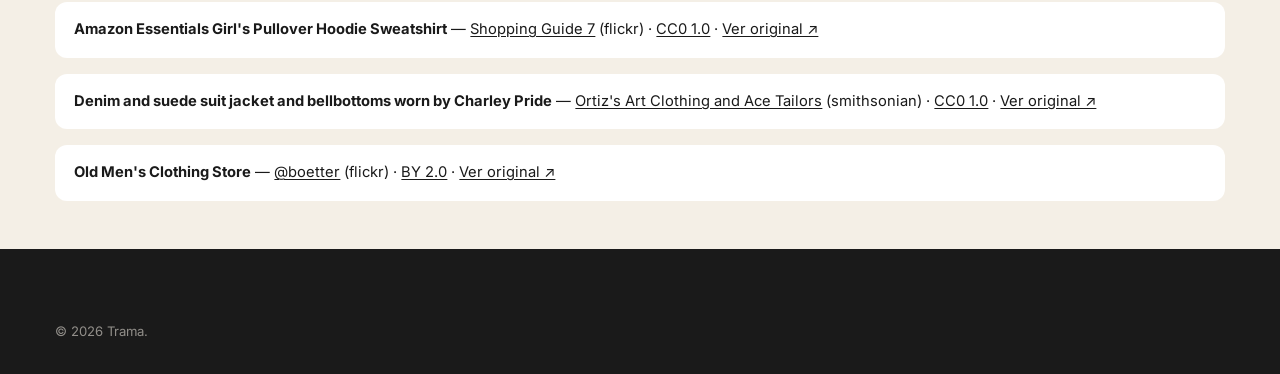
<file: creditos.html>
<!doctype html>
<html lang="es">
<head>
  <meta charset="utf-8">
  <meta name="viewport" content="width=device-width, initial-scale=1">
  <title>Créditos fotográficos — Trama</title>
  <meta name="description" content="Créditos y licencias de las imágenes de stock utilizadas en este sitio, vía Openverse.">
  <link rel="canonical" href="creditos.html">
  <meta name="robots" content="noindex">
  <link rel="icon" type="image/svg+xml" href="assets/img/favicon.svg">

  <link rel="preconnect" href="https://fonts.googleapis.com">
  <link rel="preconnect" href="https://fonts.gstatic.com" crossorigin>
  <link rel="stylesheet" href="https://fonts.googleapis.com/css2?family=Cormorant+Garamond:ital,wght@0,500;0,600;1,500;1,600&family=Inter:wght@300;400;500;600;700&display=swap">
  <link rel="stylesheet" href="styles.css?v=20260706">
</head>
<body>
  <a class="skip-link" href="#main">Saltar al contenido</a>

  <header class="nav is-scrolled">
    <div class="container nav-inner">
      <a class="nav-logo" href="index.html">Trama</a>
      <a class="nav-link" href="index.html">← Volver al inicio</a>
    </div>
  </header>

  <main id="main">
    <section class="page-header container">
      <p class="kicker">Transparencia</p>
      <h1>Créditos fotográficos</h1>
      <p>Mientras no tengamos fotos propias del catálogo, usamos imágenes de stock con licencia Creative Commons vía <a href="https://openverse.org" target="_blank" rel="noopener" style="text-decoration:underline;">Openverse</a>. Acá está el detalle de cada una.</p>
      <ul class="credits-list" data-credits></ul>
      <noscript>
        <p style="margin-top:1.5rem;">Activá JavaScript para ver el listado completo, o abrí directamente <code>assets/credits.json</code>.</p>
      </noscript>
    </section>
  </main>

  <footer class="footer">
    <div class="container">
      <div class="footer-bottom" style="border-top:0; padding-top:0;">
        <span>© <span data-year></span> Trama.</span>
      </div>
    </div>
  </footer>

  <script defer src="lib/manifest.js?v=20260706"></script>
  <script defer src="main.js?v=20260706"></script>
  <script defer src="lib/credits-render.js?v=20260706"></script>
</body>
</html>
</file>
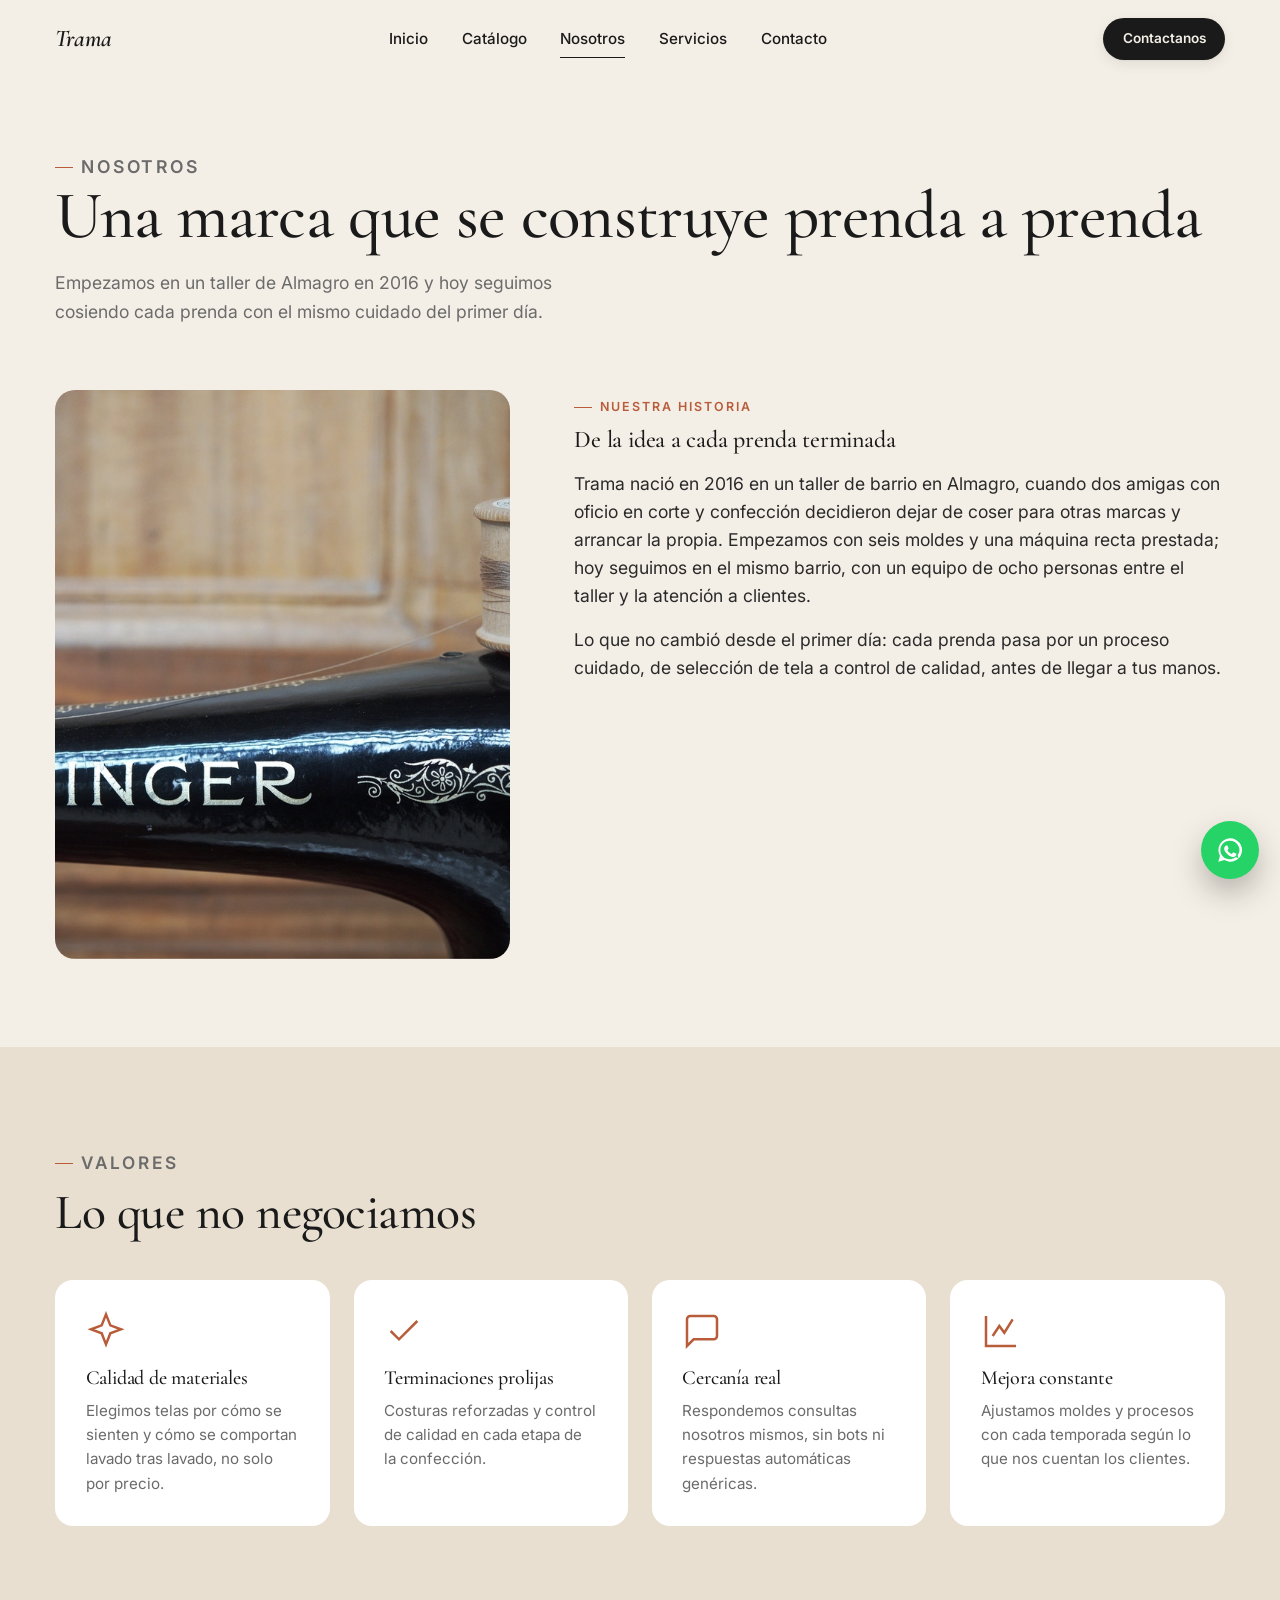
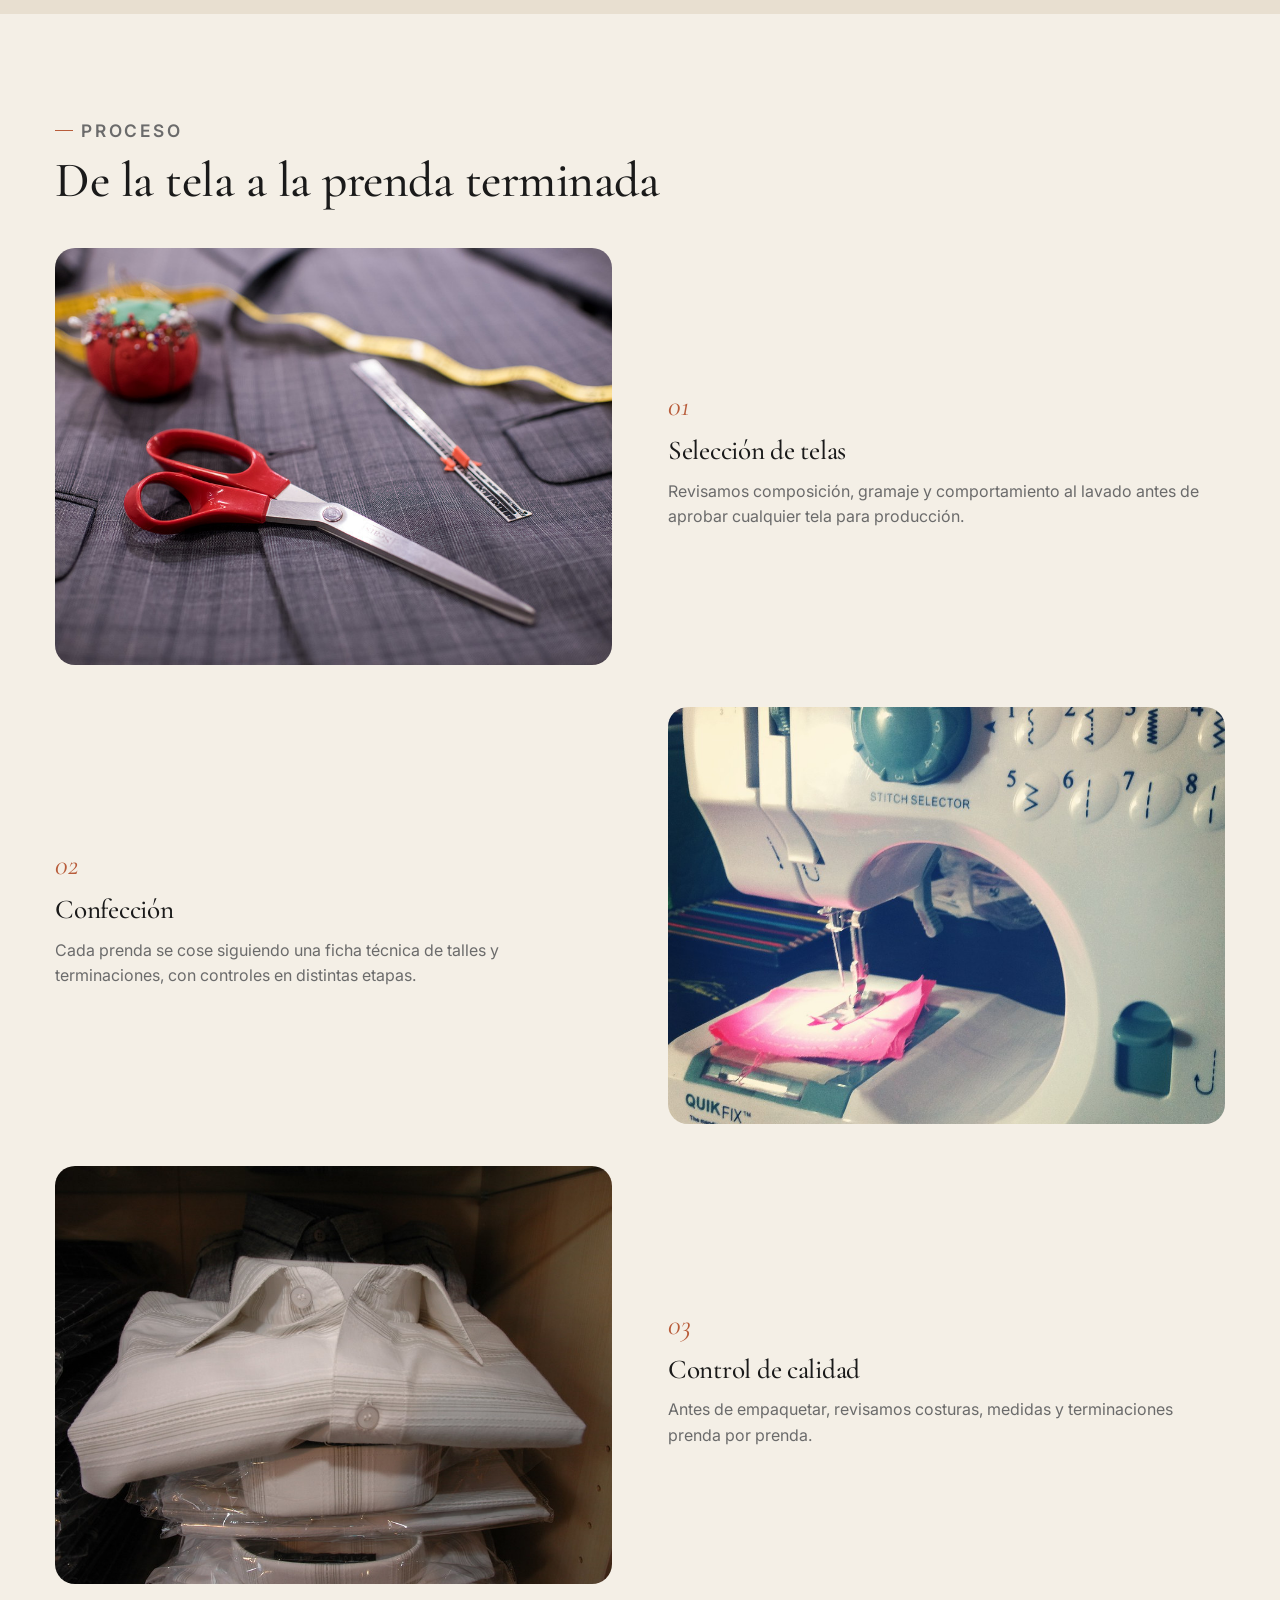
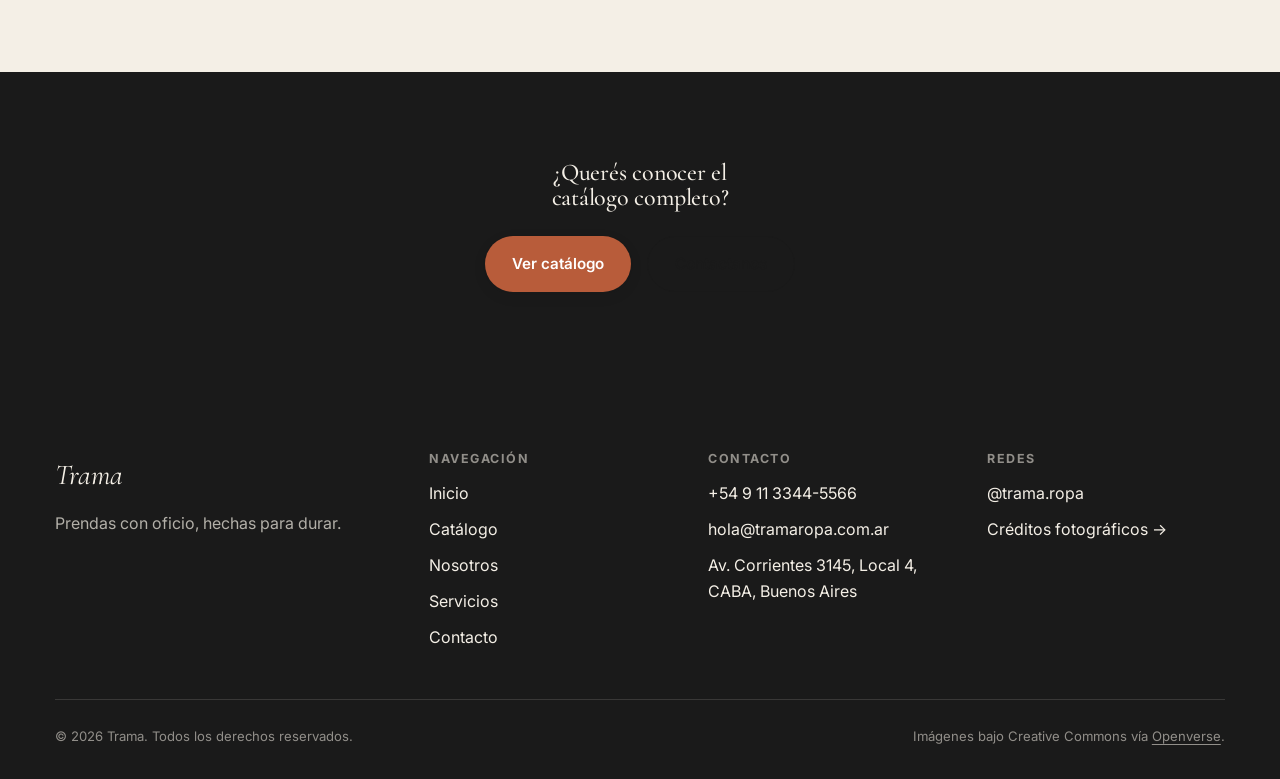
<file: nosotros.html>
<!doctype html>
<html lang="es">
<head>
  <meta charset="utf-8">
  <meta name="viewport" content="width=device-width, initial-scale=1">
  <title>Sobre Nosotros — Trama</title>
  <meta name="description" content="Conocé la historia, los valores y el proceso de producción de Trama: cómo seleccionamos las telas y confeccionamos cada prenda.">
  <link rel="canonical" href="nosotros.html">

  <meta property="og:type" content="website">
  <meta property="og:title" content="Sobre Nosotros — Trama">
  <meta property="og:description" content="Historia, valores y proceso productivo de Trama.">
  <meta property="og:image" content="assets/img/about-hero.jpg">

  <link rel="icon" type="image/svg+xml" href="assets/img/favicon.svg">

  <link rel="preconnect" href="https://fonts.googleapis.com">
  <link rel="preconnect" href="https://fonts.gstatic.com" crossorigin>
  <link rel="stylesheet" href="https://fonts.googleapis.com/css2?family=Cormorant+Garamond:ital,wght@0,500;0,600;1,500;1,600&family=Inter:wght@300;400;500;600;700&display=swap">
  <link rel="stylesheet" href="styles.css?v=20260706">
</head>
<body>
  <a class="skip-link" href="#main">Saltar al contenido</a>
  <div class="cursor" data-cursor-root aria-hidden="true">
    <span class="cursor-dot"></span>
    <span class="cursor-ring"></span>
  </div>

  <header class="nav">
    <div class="container nav-inner">
      <a class="nav-logo" href="index.html">Trama</a>
      <nav class="nav-links" aria-label="Principal">
        <a class="nav-link" href="index.html">Inicio</a>
        <a class="nav-link" href="catalogo.html">Catálogo</a>
        <a class="nav-link is-active" href="nosotros.html">Nosotros</a>
        <a class="nav-link" href="servicios.html">Servicios</a>
        <a class="nav-link" href="contacto.html">Contacto</a>
      </nav>
      <a class="btn btn-primary btn-sm nav-cta" href="contacto.html">Contactanos</a>
      <button class="nav-burger" data-nav-burger aria-expanded="false" aria-label="Abrir menú">
        <span></span><span></span><span></span>
      </button>
    </div>
  </header>

  <div class="nav-mobile" data-nav-mobile data-open="false">
    <nav class="nav-mobile-list" aria-label="Menú móvil">
      <a href="index.html">Inicio</a>
      <a href="catalogo.html">Catálogo</a>
      <a href="nosotros.html">Nosotros</a>
      <a href="servicios.html">Servicios</a>
      <a href="contacto.html">Contacto</a>
    </nav>
    <p class="nav-mobile-foot">Trama Indumentaria</p>
  </div>

  <main id="main">
    <section class="page-header container">
      <p class="kicker">Nosotros</p>
      <h1 data-split="words">Una marca que se construye prenda a prenda</h1>
      <p>Empezamos en un taller de Almagro en 2016 y hoy seguimos cosiendo cada prenda con el mismo cuidado del primer día.</p>
    </section>

    <section class="section" style="padding-top:1rem;">
      <div class="container about-summary">
        <figure class="process-figure" data-reveal style="aspect-ratio:4/5;">
          <img src="assets/img/about-hero.jpg" alt="Máquina de coser en un taller textil" loading="lazy" decoding="async">
        </figure>
        <div data-reveal>
          <p class="kicker">Nuestra historia</p>
          <h2 style="margin-top:.6rem;">De la idea a cada prenda terminada</h2>
          <p style="font-size:1.1rem; color:var(--ink-soft); margin-top:1.1rem;">Trama nació en 2016 en un taller de barrio en Almagro, cuando dos amigas con oficio en corte y confección decidieron dejar de coser para otras marcas y arrancar la propia. Empezamos con seis moldes y una máquina recta prestada; hoy seguimos en el mismo barrio, con un equipo de ocho personas entre el taller y la atención a clientes.</p>
          <p style="font-size:1.1rem; color:var(--ink-soft); margin-top:1rem;">Lo que no cambió desde el primer día: cada prenda pasa por un proceso cuidado, de selección de tela a control de calidad, antes de llegar a tus manos.</p>
        </div>
      </div>
    </section>

    <section class="section section-cream-2">
      <div class="container">
        <div class="section-head" data-reveal>
          <p class="kicker">Valores</p>
          <h2>Lo que no negociamos</h2>
        </div>
        <div class="values-grid" data-reveal>
          <div class="value-card">
            <svg class="icon" viewBox="0 0 24 24" fill="none" stroke="currentColor" stroke-width="1.5" aria-hidden="true"><path d="M12 2l2.6 6.6L21 11l-6.4 2.4L12 20l-2.6-6.6L3 11l6.4-2.4z"/></svg>
            <h3>Calidad de materiales</h3>
            <p>Elegimos telas por cómo se sienten y cómo se comportan lavado tras lavado, no solo por precio.</p>
          </div>
          <div class="value-card">
            <svg class="icon" viewBox="0 0 24 24" fill="none" stroke="currentColor" stroke-width="1.5" aria-hidden="true"><path d="M4 12l5 5L20 6"/></svg>
            <h3>Terminaciones prolijas</h3>
            <p>Costuras reforzadas y control de calidad en cada etapa de la confección.</p>
          </div>
          <div class="value-card">
            <svg class="icon" viewBox="0 0 24 24" fill="none" stroke="currentColor" stroke-width="1.5" aria-hidden="true"><path d="M21 15a2 2 0 01-2 2H7l-4 4V5a2 2 0 012-2h14a2 2 0 012 2z"/></svg>
            <h3>Cercanía real</h3>
            <p>Respondemos consultas nosotros mismos, sin bots ni respuestas automáticas genéricas.</p>
          </div>
          <div class="value-card">
            <svg class="icon" viewBox="0 0 24 24" fill="none" stroke="currentColor" stroke-width="1.5" aria-hidden="true"><path d="M3 3v18h18M7 15l4-6 3 4 5-8"/></svg>
            <h3>Mejora constante</h3>
            <p>Ajustamos moldes y procesos con cada temporada según lo que nos cuentan los clientes.</p>
          </div>
        </div>
      </div>
    </section>

    <section class="section">
      <div class="container">
        <div class="section-head" data-reveal>
          <p class="kicker">Proceso</p>
          <h2>De la tela a la prenda terminada</h2>
        </div>
        <div class="process-list">
          <div class="process-step" data-reveal>
            <figure class="process-figure"><img src="assets/img/about-process-1.jpg" alt="Herramientas de sastrería sobre una mesa de corte" loading="lazy" decoding="async"></figure>
            <div class="process-text">
              <span class="process-num">01</span>
              <h3>Selección de telas</h3>
              <p>Revisamos composición, gramaje y comportamiento al lavado antes de aprobar cualquier tela para producción.</p>
            </div>
          </div>
          <div class="process-step" data-reveal>
            <figure class="process-figure"><img src="assets/img/about-process-2.jpg" alt="Máquina de coser en funcionamiento" loading="lazy" decoding="async"></figure>
            <div class="process-text">
              <span class="process-num">02</span>
              <h3>Confección</h3>
              <p>Cada prenda se cose siguiendo una ficha técnica de talles y terminaciones, con controles en distintas etapas.</p>
            </div>
          </div>
          <div class="process-step" data-reveal>
            <figure class="process-figure"><img src="assets/img/about-process-3.jpg" alt="Prendas terminadas antes de su empaquetado" loading="lazy" decoding="async"></figure>
            <div class="process-text">
              <span class="process-num">03</span>
              <h3>Control de calidad</h3>
              <p>Antes de empaquetar, revisamos costuras, medidas y terminaciones prenda por prenda.</p>
            </div>
          </div>
        </div>
      </div>
    </section>

    <section class="section section-ink">
      <div class="container" style="text-align:center;" data-reveal>
        <h2 style="max-width:26ch; margin-inline:auto;">¿Querés conocer el catálogo completo?</h2>
        <div style="margin-top:1.6rem; display:flex; gap:1rem; justify-content:center; flex-wrap:wrap;">
          <a class="btn btn-accent" href="catalogo.html">Ver catálogo</a>
          <a class="btn btn-ghost" href="contacto.html">Contactanos</a>
        </div>
      </div>
    </section>
  </main>

  <footer class="footer">
    <div class="container">
      <div class="footer-grid">
        <div class="footer-col">
          <div class="footer-logo">Trama</div>
          <p style="color:rgba(244,239,230,.7); max-width: 30ch;" data-bind="tagline">Prendas con oficio, hechas para durar.</p>
        </div>
        <div class="footer-col">
          <h4>Navegación</h4>
          <ul>
            <li><a href="index.html">Inicio</a></li>
            <li><a href="catalogo.html">Catálogo</a></li>
            <li><a href="nosotros.html">Nosotros</a></li>
            <li><a href="servicios.html">Servicios</a></li>
            <li><a href="contacto.html">Contacto</a></li>
          </ul>
        </div>
        <div class="footer-col">
          <h4>Contacto</h4>
          <ul>
            <li><span data-bind="phoneDisplay">+54 9 11 3344-5566</span></li>
            <li><span data-bind="email">hola@tramaropa.com.ar</span></li>
            <li><span data-bind="address">Av. Corrientes 3145, CABA, Buenos Aires</span></li>
          </ul>
        </div>
        <div class="footer-col">
          <h4>Redes</h4>
          <ul>
            <li><a href="#" data-bind-href="instagramUrl" data-bind="instagramHandle" target="_blank" rel="noopener">@trama.ropa</a></li>
            <li><a href="creditos.html">Créditos fotográficos →</a></li>
          </ul>
        </div>
      </div>
      <div class="footer-bottom">
        <span>© <span data-year></span> Trama. Todos los derechos reservados.</span>
        <span>Imágenes bajo Creative Commons vía <a href="https://openverse.org" target="_blank" rel="noopener">Openverse</a>.</span>
      </div>
    </div>
  </footer>

  <a class="wa-float" data-wa-float target="_blank" rel="noopener" aria-label="Escribinos por WhatsApp" href="#">
    <svg viewBox="0 0 24 24" fill="currentColor" aria-hidden="true"><path d="M12 2a10 10 0 00-8.6 15L2 22l5.2-1.4A10 10 0 1012 2zm0 2a8 8 0 016.9 12.1l-.3.5.6 2.2-2.3-.6-.5.3A8 8 0 1112 4zm-3.4 4.4c-.2 0-.5.1-.7.4-.2.2-.9.9-.9 2.1 0 1.2.9 2.4 1 2.6.1.1 1.8 2.8 4.4 3.8 2.2.9 2.6.7 3.1.6.5-.1 1.6-.6 1.8-1.3.2-.6.2-1.2.2-1.3-.1-.1-.3-.2-.5-.3-.2-.1-1.6-.8-1.8-.9-.2-.1-.4-.1-.6.1-.2.3-.7.9-.8 1-.1.2-.3.2-.5.1-.2-.1-1.1-.4-2-1.2-.7-.7-1.2-1.4-1.4-1.7-.1-.2 0-.4.1-.5l.4-.5c.1-.2.2-.3.3-.5.1-.2 0-.4 0-.5-.1-.1-.6-1.5-.9-2-.2-.5-.4-.4-.6-.4z"/></svg>
  </a>

  <script defer src="lib/gsap.min.js?v=20260706"></script>
  <script defer src="lib/ScrollTrigger.min.js?v=20260706"></script>
  <script defer src="lib/manifest.js?v=20260706"></script>
  <script defer src="main.js?v=20260706"></script>
</body>
</html>
</file>
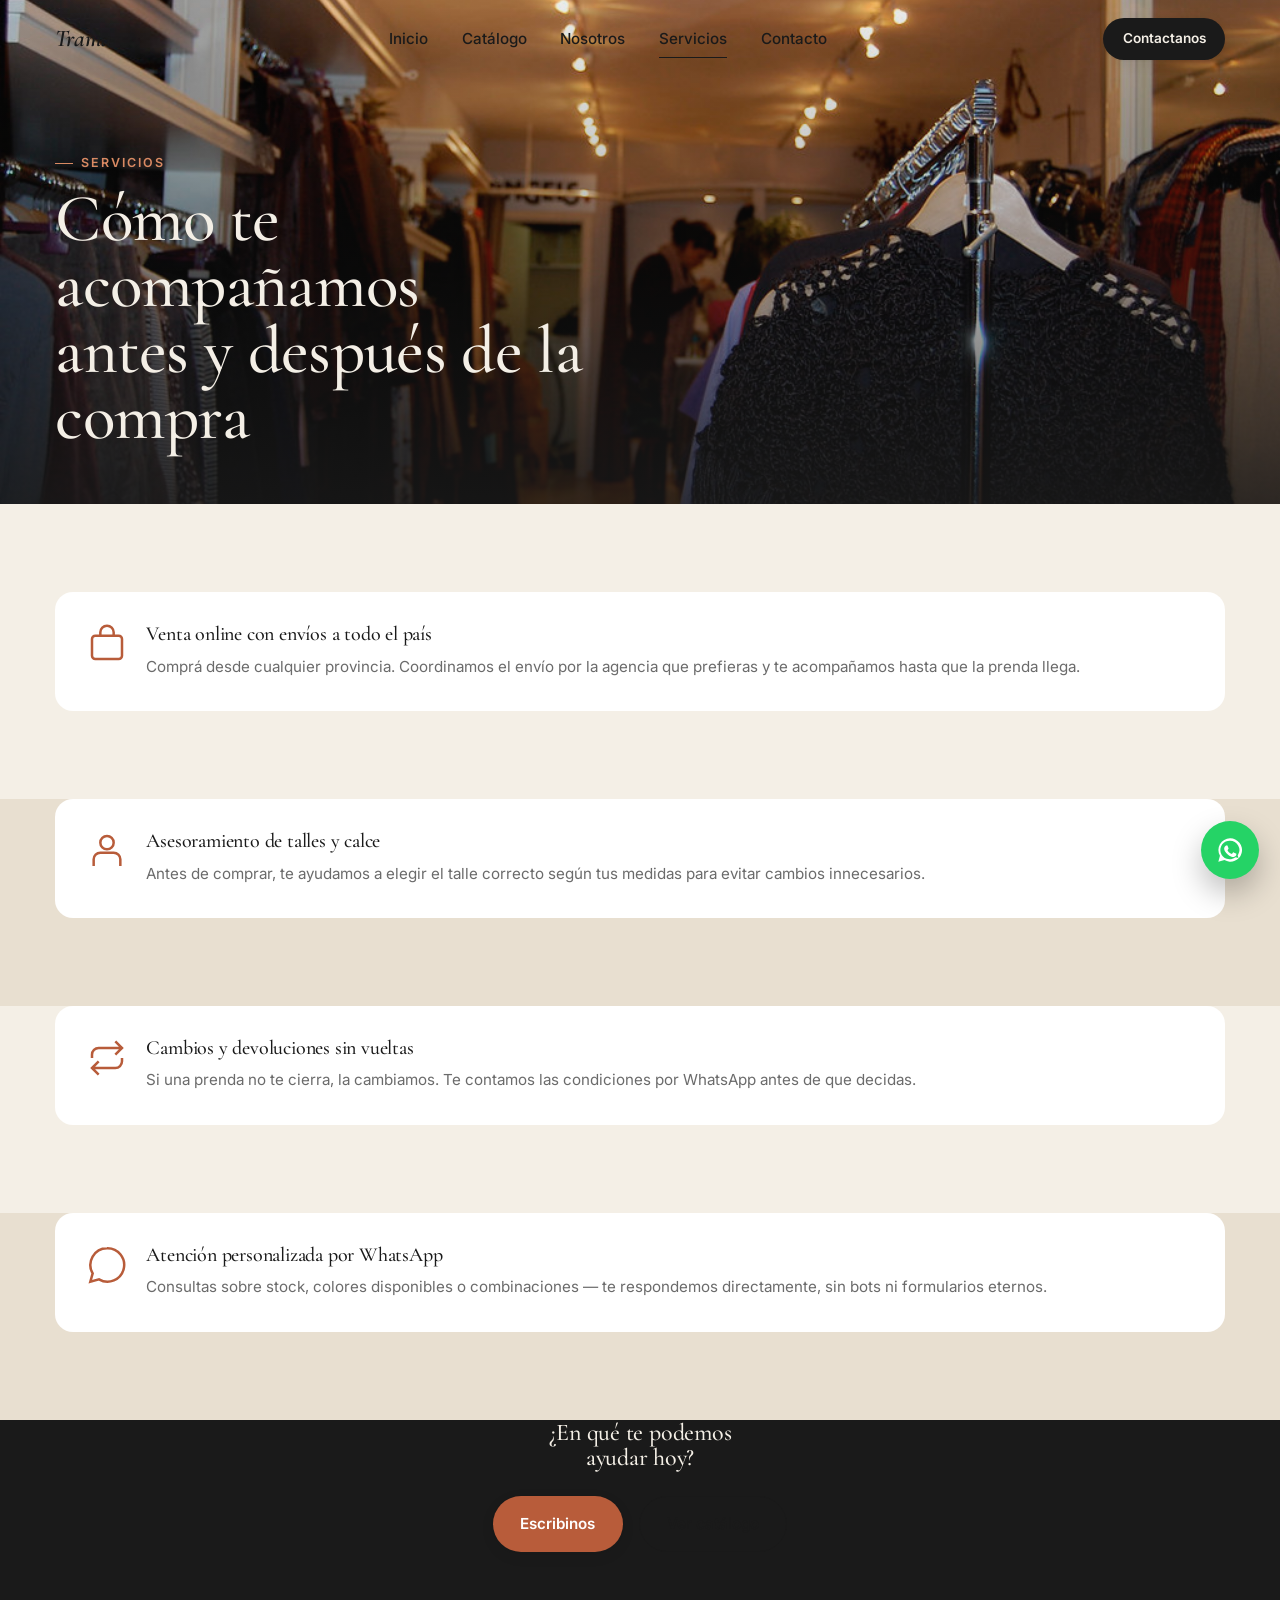
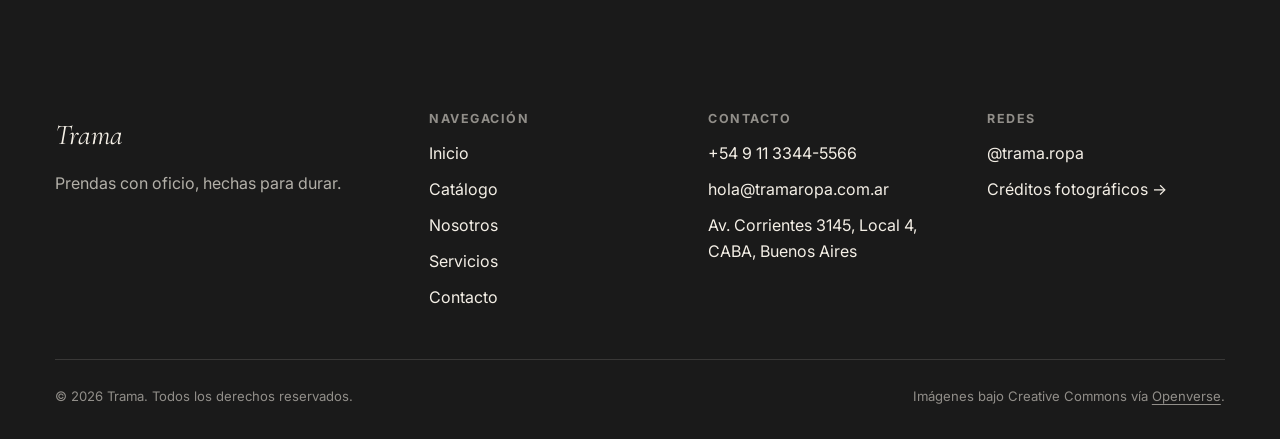
<file: servicios.html>
<!doctype html>
<html lang="es">
<head>
  <meta charset="utf-8">
  <meta name="viewport" content="width=device-width, initial-scale=1">
  <title>Servicios — Trama</title>
  <meta name="description" content="Venta online con envíos a todo el país, asesoramiento de talles, cambios y devoluciones, y atención personalizada por WhatsApp.">
  <link rel="canonical" href="servicios.html">

  <meta property="og:type" content="website">
  <meta property="og:title" content="Servicios — Trama">
  <meta property="og:description" content="Venta online, asesoramiento de talles, cambios y devoluciones, atención personalizada.">
  <meta property="og:image" content="assets/img/servicios-hero.jpg">

  <link rel="icon" type="image/svg+xml" href="assets/img/favicon.svg">

  <link rel="preconnect" href="https://fonts.googleapis.com">
  <link rel="preconnect" href="https://fonts.gstatic.com" crossorigin>
  <link rel="stylesheet" href="https://fonts.googleapis.com/css2?family=Cormorant+Garamond:ital,wght@0,500;0,600;1,500;1,600&family=Inter:wght@300;400;500;600;700&display=swap">
  <link rel="stylesheet" href="styles.css?v=20260706">
</head>
<body>
  <a class="skip-link" href="#main">Saltar al contenido</a>
  <div class="cursor" data-cursor-root aria-hidden="true">
    <span class="cursor-dot"></span>
    <span class="cursor-ring"></span>
  </div>

  <header class="nav">
    <div class="container nav-inner">
      <a class="nav-logo" href="index.html">Trama</a>
      <nav class="nav-links" aria-label="Principal">
        <a class="nav-link" href="index.html">Inicio</a>
        <a class="nav-link" href="catalogo.html">Catálogo</a>
        <a class="nav-link" href="nosotros.html">Nosotros</a>
        <a class="nav-link is-active" href="servicios.html">Servicios</a>
        <a class="nav-link" href="contacto.html">Contacto</a>
      </nav>
      <a class="btn btn-primary btn-sm nav-cta" href="contacto.html">Contactanos</a>
      <button class="nav-burger" data-nav-burger aria-expanded="false" aria-label="Abrir menú">
        <span></span><span></span><span></span>
      </button>
    </div>
  </header>

  <div class="nav-mobile" data-nav-mobile data-open="false">
    <nav class="nav-mobile-list" aria-label="Menú móvil">
      <a href="index.html">Inicio</a>
      <a href="catalogo.html">Catálogo</a>
      <a href="nosotros.html">Nosotros</a>
      <a href="servicios.html">Servicios</a>
      <a href="contacto.html">Contacto</a>
    </nav>
    <p class="nav-mobile-foot">Trama Indumentaria</p>
  </div>

  <main id="main">
    <section class="hero" style="min-height:56svh;">
      <div class="hero-bg">
        <img src="assets/img/servicios-hero.jpg" alt="Interior de un local de indumentaria" loading="eager" decoding="async">
      </div>
      <div class="hero-bg-tint" aria-hidden="true"></div>
      <div class="container hero-inner" style="padding-block:3rem 3.4rem;">
        <p class="kicker">Servicios</p>
        <h1 class="hero-title" style="font-size:clamp(2.2rem,5.6vw,4.2rem);">Cómo te acompañamos<br>antes y después de la compra</h1>
      </div>
    </section>

    <section class="section">
      <div class="container">
        <div class="values-grid" data-reveal style="grid-template-columns:1fr;">
          <div class="value-card" style="display:grid; grid-template-columns:auto 1fr; gap:1.2rem; align-items:flex-start; padding:2rem;">
            <svg class="icon" style="margin:0;" viewBox="0 0 24 24" fill="none" stroke="currentColor" stroke-width="1.5" aria-hidden="true"><rect x="3" y="7" width="18" height="14" rx="2"/><path d="M8 7V5a4 4 0 018 0v2"/></svg>
            <div>
              <h3>Venta online con envíos a todo el país</h3>
              <p>Comprá desde cualquier provincia. Coordinamos el envío por la agencia que prefieras y te acompañamos hasta que la prenda llega.</p>
            </div>
          </div>
        </div>
      </div>
    </section>

    <section class="section section-cream-2" style="padding-block:0 5.5rem;">
      <div class="container">
        <div class="values-grid" data-reveal style="grid-template-columns:1fr;">
          <div class="value-card" style="display:grid; grid-template-columns:auto 1fr; gap:1.2rem; align-items:flex-start; padding:2rem;">
            <svg class="icon" style="margin:0;" viewBox="0 0 24 24" fill="none" stroke="currentColor" stroke-width="1.5" aria-hidden="true"><path d="M4 21v-4a4 4 0 014-4h8a4 4 0 014 4v4"/><circle cx="12" cy="7" r="4"/></svg>
            <div>
              <h3>Asesoramiento de talles y calce</h3>
              <p>Antes de comprar, te ayudamos a elegir el talle correcto según tus medidas para evitar cambios innecesarios.</p>
            </div>
          </div>
        </div>
      </div>
    </section>

    <section class="section" style="padding-top:0;">
      <div class="container">
        <div class="values-grid" data-reveal style="grid-template-columns:1fr;">
          <div class="value-card" style="display:grid; grid-template-columns:auto 1fr; gap:1.2rem; align-items:flex-start; padding:2rem;">
            <svg class="icon" style="margin:0;" viewBox="0 0 24 24" fill="none" stroke="currentColor" stroke-width="1.5" aria-hidden="true"><path d="M17 2l4 4-4 4M3 12v-2a4 4 0 014-4h14M7 22l-4-4 4-4M21 12v2a4 4 0 01-4 4H3"/></svg>
            <div>
              <h3>Cambios y devoluciones sin vueltas</h3>
              <p>Si una prenda no te cierra, la cambiamos. Te contamos las condiciones por WhatsApp antes de que decidas.</p>
            </div>
          </div>
        </div>
      </div>
    </section>

    <section class="section section-cream-2" style="padding-block:0 5.5rem;">
      <div class="container">
        <div class="values-grid" data-reveal style="grid-template-columns:1fr;">
          <div class="value-card" style="display:grid; grid-template-columns:auto 1fr; gap:1.2rem; align-items:flex-start; padding:2rem;">
            <svg class="icon" style="margin:0;" viewBox="0 0 24 24" fill="none" stroke="currentColor" stroke-width="1.5" aria-hidden="true"><path d="M12 2a10 10 0 00-8.6 15L2 22l5.2-1.4A10 10 0 1012 2z"/></svg>
            <div>
              <h3>Atención personalizada por WhatsApp</h3>
              <p>Consultas sobre stock, colores disponibles o combinaciones — te respondemos directamente, sin bots ni formularios eternos.</p>
            </div>
          </div>
        </div>
      </div>
    </section>

    <section class="section section-ink" style="padding-top:0;">
      <div class="container" style="text-align:center;" data-reveal>
        <h2 style="max-width:26ch; margin-inline:auto;">¿En qué te podemos ayudar hoy?</h2>
        <div style="margin-top:1.6rem; display:flex; gap:1rem; justify-content:center; flex-wrap:wrap;">
          <a class="btn btn-accent" href="contacto.html">Escribinos</a>
          <a class="btn btn-ghost" href="catalogo.html">Ver catálogo</a>
        </div>
      </div>
    </section>
  </main>

  <footer class="footer">
    <div class="container">
      <div class="footer-grid">
        <div class="footer-col">
          <div class="footer-logo">Trama</div>
          <p style="color:rgba(244,239,230,.7); max-width: 30ch;" data-bind="tagline">Prendas con oficio, hechas para durar.</p>
        </div>
        <div class="footer-col">
          <h4>Navegación</h4>
          <ul>
            <li><a href="index.html">Inicio</a></li>
            <li><a href="catalogo.html">Catálogo</a></li>
            <li><a href="nosotros.html">Nosotros</a></li>
            <li><a href="servicios.html">Servicios</a></li>
            <li><a href="contacto.html">Contacto</a></li>
          </ul>
        </div>
        <div class="footer-col">
          <h4>Contacto</h4>
          <ul>
            <li><span data-bind="phoneDisplay">+54 9 11 3344-5566</span></li>
            <li><span data-bind="email">hola@tramaropa.com.ar</span></li>
            <li><span data-bind="address">Av. Corrientes 3145, CABA, Buenos Aires</span></li>
          </ul>
        </div>
        <div class="footer-col">
          <h4>Redes</h4>
          <ul>
            <li><a href="#" data-bind-href="instagramUrl" data-bind="instagramHandle" target="_blank" rel="noopener">@trama.ropa</a></li>
            <li><a href="creditos.html">Créditos fotográficos →</a></li>
          </ul>
        </div>
      </div>
      <div class="footer-bottom">
        <span>© <span data-year></span> Trama. Todos los derechos reservados.</span>
        <span>Imágenes bajo Creative Commons vía <a href="https://openverse.org" target="_blank" rel="noopener">Openverse</a>.</span>
      </div>
    </div>
  </footer>

  <a class="wa-float" data-wa-float target="_blank" rel="noopener" aria-label="Escribinos por WhatsApp" href="#">
    <svg viewBox="0 0 24 24" fill="currentColor" aria-hidden="true"><path d="M12 2a10 10 0 00-8.6 15L2 22l5.2-1.4A10 10 0 1012 2zm0 2a8 8 0 016.9 12.1l-.3.5.6 2.2-2.3-.6-.5.3A8 8 0 1112 4zm-3.4 4.4c-.2 0-.5.1-.7.4-.2.2-.9.9-.9 2.1 0 1.2.9 2.4 1 2.6.1.1 1.8 2.8 4.4 3.8 2.2.9 2.6.7 3.1.6.5-.1 1.6-.6 1.8-1.3.2-.6.2-1.2.2-1.3-.1-.1-.3-.2-.5-.3-.2-.1-1.6-.8-1.8-.9-.2-.1-.4-.1-.6.1-.2.3-.7.9-.8 1-.1.2-.3.2-.5.1-.2-.1-1.1-.4-2-1.2-.7-.7-1.2-1.4-1.4-1.7-.1-.2 0-.4.1-.5l.4-.5c.1-.2.2-.3.3-.5.1-.2 0-.4 0-.5-.1-.1-.6-1.5-.9-2-.2-.5-.4-.4-.6-.4z"/></svg>
  </a>

  <script defer src="lib/gsap.min.js?v=20260706"></script>
  <script defer src="lib/ScrollTrigger.min.js?v=20260706"></script>
  <script defer src="lib/manifest.js?v=20260706"></script>
  <script defer src="main.js?v=20260706"></script>
</body>
</html>
</file>
<file: styles.css>
/* =============================================================
   TU MARCA — hoja de estilos única
   Organizada por secciones. Ver README.md para instrucciones de edición.
   ============================================================= */

/* =============================================================
   1. Tokens
   ============================================================= */
:root {
  --bg: #f4efe6;
  --bg-2: #e8dfd0;
  --paper: #ffffff;
  --ink: #1a1a1a;
  --ink-soft: #2a2a2a;
  --ink-mute: #6b6b6b;
  --accent: #b85c3a;
  --accent-soft: #d98a63;
  --accent-2: #3d4a5c;
  --line: rgba(26, 26, 26, 0.12);
  --line-strong: rgba(26, 26, 26, 0.22);

  --serif: "Cormorant Garamond", "Times New Roman", serif;
  --sans: "Inter", -apple-system, BlinkMacSystemFont, "Segoe UI", system-ui, sans-serif;

  --ease-out: cubic-bezier(0.16, 1, 0.3, 1);
  --ease-in: cubic-bezier(0.7, 0, 0.84, 0);
  --ease-soft: cubic-bezier(0.25, 0.46, 0.45, 0.94);

  --nav-h: 78px;
  --container: 1240px;
}

/* =============================================================
   2. Reset & base
   ============================================================= */
*, *::before, *::after { box-sizing: border-box; margin: 0; }
html {
  -webkit-text-size-adjust: 100%;
  tab-size: 2;
  overflow-x: clip;
  scroll-behavior: smooth;
}
@media (prefers-reduced-motion: reduce) { html { scroll-behavior: auto; } }
body {
  font-family: var(--sans);
  font-size: 16px;
  line-height: 1.6;
  color: var(--ink);
  background: var(--bg);
  -webkit-font-smoothing: antialiased;
  -moz-osx-font-smoothing: grayscale;
  text-rendering: optimizeLegibility;
  overflow-x: clip;
  overscroll-behavior-y: none;
}
img, svg, video { display: block; max-width: 100%; }
img { height: auto; }
button { font: inherit; color: inherit; cursor: pointer; border: 0; background: none; }
a { color: inherit; text-decoration: none; }
p { text-wrap: pretty; }
h1, h2, h3, h4 { text-wrap: balance; line-height: 1.05; letter-spacing: -0.01em; font-family: var(--serif); font-weight: 500; }
ul { list-style: none; padding: 0; }
::selection { background: var(--accent); color: var(--paper); }
:focus-visible { outline: 2px solid var(--accent); outline-offset: 3px; border-radius: 4px; }

/* =============================================================
   3. Utilities
   ============================================================= */
.container { width: 100%; max-width: var(--container); margin-inline: auto; padding-inline: 1.4rem; }
@media (min-width: 720px) { .container { padding-inline: 2.2rem; } }

.sr-only {
  position: absolute; width: 1px; height: 1px; padding: 0; margin: -1px;
  overflow: hidden; clip: rect(0,0,0,0); white-space: nowrap; border: 0;
}
.skip-link {
  position: fixed; top: -100px; left: 1rem; z-index: 9999;
  padding: .7rem 1.1rem; background: var(--ink); color: var(--bg);
  border-radius: 8px; font-weight: 600; transition: top .3s var(--ease-out);
}
.skip-link:focus { top: 1rem; }

.kicker {
  display: inline-flex; align-items: center; gap: .5rem;
  font-family: var(--sans); font-size: .78rem; font-weight: 600;
  letter-spacing: .16em; text-transform: uppercase; color: var(--accent);
}
.kicker::before { content: ""; width: 18px; height: 1px; background: var(--accent); }

.eyebrow { color: var(--ink-mute); font-size: .95rem; }

.btn {
  display: inline-flex; align-items: center; justify-content: center; gap: .5rem;
  padding: .95rem 1.7rem; border-radius: 999px; font-weight: 600; font-size: .95rem;
  white-space: nowrap;
  box-shadow: 0 4px 14px rgba(26,26,26,0.08), 0 1px 3px rgba(26,26,26,0.06);
  transition: transform .45s var(--ease-soft), box-shadow .45s var(--ease-soft), background-color .3s, color .3s;
}
.btn:hover { transform: translateY(-3px); }
.btn:active { transform: translateY(-1px); transition-duration: .12s; }
.btn-primary { background: var(--ink); color: var(--bg); }
.btn-primary:hover { box-shadow: 0 22px 44px rgba(26,26,26,0.22), 0 10px 20px rgba(184,92,58,0.18); }
.btn-ghost { background: transparent; color: var(--ink); border: 1.5px solid var(--line-strong); box-shadow: none; }
.btn-ghost:hover { border-color: var(--ink); box-shadow: 0 14px 30px rgba(26,26,26,0.1); }
.btn-accent { background: var(--accent); color: var(--paper); }
.btn-accent:hover { box-shadow: 0 22px 44px rgba(184,92,58,0.32); }
.btn-sm { padding: .65rem 1.2rem; font-size: .85rem; }
.btn-block { width: 100%; }

/* =============================================================
   4. Typography
   ============================================================= */
.section-head { max-width: 46rem; margin-bottom: 2.6rem; }
.section-head h2 { font-size: clamp(2rem, 4.4vw, 3.1rem); margin-top: .6rem; }
.section-head p { color: var(--ink-mute); font-size: 1.08rem; margin-top: .9rem; max-width: 40ch; }
.hairline { border: 0; border-top: 1px solid var(--line); margin-block: 4rem; }
em { font-style: italic; color: var(--accent); }

/* Reveal-on-scroll — universal */
[data-reveal] {
  opacity: 0; transform: translateY(34px);
  transition: opacity .85s var(--ease-soft), transform .85s var(--ease-soft);
}
[data-reveal].is-revealed { opacity: 1; transform: none; }
/* ⚠️ Defensive: split-text targets never get stuck invisible if JS is stale */
.reveal[data-split] { opacity: 1; transform: none; }
[data-split] .split-word, [data-split] .split-char {
  display: inline-block; opacity: 1; transform: none;
}

/* =============================================================
   5. Components
   ============================================================= */

/* --- Custom cursor --- */
.cursor {
  position: fixed; top: 0; left: 0; pointer-events: none; z-index: 9999;
  display: none; mix-blend-mode: difference; opacity: 0;
  transition: opacity .25s var(--ease-out);
}
.cursor.is-ready { opacity: 1; }
@media (hover: hover) and (pointer: fine) { .cursor { display: block; } }
.cursor-dot, .cursor-ring { position: fixed; top: 0; left: 0; pointer-events: none; will-change: transform; }
.cursor-dot { width: 6px; height: 6px; margin: -3px; background: var(--paper); border-radius: 50%; }
.cursor-ring {
  width: 34px; height: 34px; margin: -17px; border: 1px solid var(--paper); border-radius: 50%;
  transition: width .35s var(--ease-out), height .35s var(--ease-out), margin .35s var(--ease-out);
}
.cursor.is-interactive .cursor-ring { width: 52px; height: 52px; margin: -26px; }
.has-cursor, .has-cursor a, .has-cursor button { cursor: none; }

/* --- Nav --- */
.nav {
  position: fixed; top: 0; inset-inline: 0; z-index: 100; height: var(--nav-h);
  display: flex; align-items: center;
  transition: background-color .4s var(--ease-out), backdrop-filter .4s var(--ease-out), box-shadow .4s var(--ease-out);
}
.nav.is-scrolled {
  background: rgba(244,239,230,0.92); backdrop-filter: blur(12px); -webkit-backdrop-filter: blur(12px);
  box-shadow: 0 1px 0 var(--line);
}
.nav-inner { display: flex; align-items: center; justify-content: space-between; gap: 1rem; width: 100%; }
.nav-logo { font-family: var(--serif); font-style: italic; font-size: 1.5rem; font-weight: 600; letter-spacing: .01em; }
.nav-links { display: none; align-items: center; gap: 2.1rem; }
@media (min-width: 960px) { .nav-links { display: flex; } }
.nav-link { position: relative; font-size: .95rem; font-weight: 500; padding: .3rem 0; }
.nav-link::after {
  content: ""; position: absolute; left: 0; right: 0; bottom: -2px; height: 1px; background: currentColor;
  transform: scaleX(0); transform-origin: right; transition: transform .45s var(--ease-soft);
}
.nav-link:hover::after, .nav-link.is-active::after { transform: scaleX(1); transform-origin: left; }
.nav-cta { display: none; }
@media (min-width: 960px) { .nav-cta { display: inline-flex; } }
.nav-burger {
  display: grid; place-items: center; width: 44px; height: 44px; gap: 5px;
}
@media (min-width: 960px) { .nav-burger { display: none; } }
.nav-burger span { display: block; width: 22px; height: 1.5px; background: var(--ink); transition: transform .35s var(--ease-soft), opacity .3s; }
.nav-burger[aria-expanded="true"] span:nth-child(1) { transform: translateY(6.5px) rotate(45deg); }
.nav-burger[aria-expanded="true"] span:nth-child(2) { opacity: 0; }
.nav-burger[aria-expanded="true"] span:nth-child(3) { transform: translateY(-6.5px) rotate(-45deg); }

.nav-mobile {
  position: fixed; inset: 0; z-index: 90; background: var(--ink); color: var(--bg);
  display: grid; place-items: center; clip-path: inset(0 0 100% 0);
  transition: clip-path .65s var(--ease-soft);
}
.nav-mobile[data-open="true"] { clip-path: inset(0); }
.nav-mobile-list { display: flex; flex-direction: column; align-items: center; gap: 1.6rem; text-align: center; }
.nav-mobile-list a { font-family: var(--serif); font-style: italic; font-size: 2rem; }
.nav-mobile-foot { position: absolute; bottom: 2.4rem; left: 0; right: 0; text-align: center; color: rgba(244,239,230,.6); font-size: .85rem; }

/* --- Marquee ticker (differentials) --- */
.marquee { overflow: hidden; position: relative; background: var(--ink); color: var(--bg); padding-block: 1rem; }
.marquee::before, .marquee::after {
  content: ""; position: absolute; top: 0; bottom: 0; width: 60px; z-index: 2; pointer-events: none;
}
.marquee::before { left: 0; background: linear-gradient(90deg, var(--ink), transparent); }
.marquee::after { right: 0; background: linear-gradient(270deg, var(--ink), transparent); }
.marquee-track { display: inline-flex; gap: 2.4rem; white-space: nowrap; will-change: transform; }
.marquee-track span { font-family: var(--serif); font-style: italic; font-size: 1.3rem; opacity: .92; }
.marquee-track .dot { color: var(--accent-soft); font-style: normal; }

/* --- Texture gallery (signature effect) --- */
.texture-gallery { overflow: hidden; position: relative; }
.texture-track { display: inline-flex; gap: 1.1rem; will-change: transform; }
.texture-card {
  position: relative; width: 240px; height: 300px; flex: 0 0 auto; border-radius: 18px; overflow: hidden;
  isolation: isolate;
}
.texture-card img {
  width: 100%; height: 100%; object-fit: cover;
  transition: transform 1.2s var(--ease-soft), filter .6s;
  filter: saturate(1.05);
}
.texture-card:hover img { transform: scale(1.1); filter: saturate(1.25) brightness(1.04); }
.texture-card figcaption {
  position: absolute; left: 0; right: 0; bottom: 0; padding: 1rem 1.1rem;
  background: linear-gradient(0deg, rgba(26,26,26,.78), transparent);
  color: var(--paper); font-family: var(--serif); font-style: italic; font-size: 1.05rem;
}

/* --- Cards (products) --- */
.card-grid { display: grid; gap: 1.6rem; grid-template-columns: 1fr; }
@media (min-width: 640px) { .card-grid { grid-template-columns: repeat(2, 1fr); } }
@media (min-width: 960px) { .card-grid { grid-template-columns: repeat(3, 1fr); } }

.product-card {
  position: relative; background: var(--paper); border-radius: 20px; overflow: hidden;
  box-shadow: 0 1px 0 var(--line);
  --rx: 0deg; --ry: 0deg;
  transform: perspective(900px) rotateX(var(--rx)) rotateY(var(--ry));
  transform-style: preserve-3d;
  transition: transform .55s var(--ease-soft), box-shadow .55s var(--ease-soft);
}
.product-card:hover {
  transition-duration: .15s;
  box-shadow: 0 50px 90px -30px rgba(184,92,58,0.28), 0 20px 40px -15px rgba(26,26,26,0.22);
}
.product-figure { aspect-ratio: 4/5; overflow: hidden; background: var(--bg-2); }
.product-figure img {
  width: 100%; height: 100%; object-fit: cover;
  transition: transform .9s var(--ease-soft), filter .55s;
}
.product-card:hover .product-figure img { transform: scale(1.08); filter: saturate(1.12) brightness(1.03); }
.product-body { padding: 1.4rem 1.4rem 1.6rem; transform: translateZ(30px); }
.product-tag {
  display: inline-block; font-size: .72rem; font-weight: 700; letter-spacing: .1em; text-transform: uppercase;
  color: var(--accent); margin-bottom: .5rem;
}
.product-body h3 { font-size: 1.35rem; margin-bottom: .5rem; }
.product-body p.product-desc { color: var(--ink-mute); font-size: .92rem; margin-bottom: .9rem; }
.product-specs { display: grid; gap: .3rem; font-size: .82rem; color: var(--ink-soft); margin-bottom: 1.1rem; }
.product-specs dt { font-weight: 600; display: inline; }
.product-specs dd { display: inline; margin: 0; color: var(--ink-mute); }
.product-specs div { display: flex; gap: .35rem; }

/* --- Catalog controls --- */
.catalog-controls {
  display: flex; flex-direction: column; gap: 1.1rem; margin-bottom: 2.4rem;
}
@media (min-width: 720px) { .catalog-controls { flex-direction: row; align-items: center; justify-content: space-between; } }
.catalog-search { position: relative; max-width: 340px; width: 100%; }
.catalog-search input {
  width: 100%; padding: .85rem 1.1rem .85rem 2.6rem; border-radius: 999px; border: 1.5px solid var(--line-strong);
  background: var(--paper); font: inherit; color: var(--ink);
}
.catalog-search svg { position: absolute; left: 1rem; top: 50%; transform: translateY(-50%); width: 16px; height: 16px; color: var(--ink-mute); }
.catalog-filters { display: flex; flex-wrap: wrap; gap: .55rem; }
.filter-pill {
  padding: .55rem 1.1rem; border-radius: 999px; border: 1.5px solid var(--line-strong); font-size: .85rem; font-weight: 600;
  transition: background-color .3s, color .3s, border-color .3s;
}
.filter-pill.is-active, .filter-pill:hover { background: var(--ink); color: var(--bg); border-color: var(--ink); }
.catalog-empty { display: none; text-align: center; padding: 3.5rem 1rem; color: var(--ink-mute); }
.catalog-empty.is-visible { display: block; }

/* --- Forms --- */
.field { position: relative; margin-bottom: 1.2rem; }
.field label {
  display: block; font-size: .78rem; font-weight: 600; letter-spacing: .06em; text-transform: uppercase;
  color: var(--ink-mute); margin-bottom: .45rem;
}
.field input, .field textarea, .field select {
  width: 100%; padding: .9rem 1rem; border: 1.5px solid var(--line-strong); border-radius: 12px;
  background: var(--paper); font: inherit; color: var(--ink); transition: border-color .3s;
}
.field input:focus, .field textarea:focus, .field select:focus { border-color: var(--accent); }
.field textarea { min-height: 130px; resize: vertical; }
.form-note { font-size: .82rem; color: var(--ink-mute); margin-top: .8rem; }
.form-success {
  display: none; padding: 1.1rem 1.3rem; border-radius: 14px; background: rgba(184,92,58,.12);
  color: var(--ink); font-size: .92rem; margin-top: 1rem;
}
.form-success.is-visible { display: block; }

/* --- Footer --- */
.footer { background: var(--ink); color: var(--bg); padding-block: 4.5rem 2rem; }
.footer-grid { display: grid; gap: 2.6rem; grid-template-columns: 1fr; margin-bottom: 3rem; }
@media (min-width: 720px) { .footer-grid { grid-template-columns: 1.4fr 1fr 1fr 1fr; } }
.footer-logo { font-family: var(--serif); font-style: italic; font-size: 1.8rem; margin-bottom: .8rem; }
.footer-col h4 { font-family: var(--sans); font-size: .78rem; letter-spacing: .12em; text-transform: uppercase; color: rgba(244,239,230,.55); margin-bottom: 1rem; font-weight: 700; }
.footer-col ul { display: flex; flex-direction: column; gap: .65rem; }
.footer-col a:hover { color: var(--accent-soft); }
.footer-bottom {
  display: flex; flex-direction: column; gap: .8rem; padding-top: 1.6rem; border-top: 1px solid rgba(244,239,230,.14);
  font-size: .82rem; color: rgba(244,239,230,.55);
}
@media (min-width: 720px) { .footer-bottom { flex-direction: row; align-items: center; justify-content: space-between; } }
.footer-bottom a { text-decoration: underline; text-underline-offset: 3px; }

/* --- WhatsApp floating button --- */
.wa-float {
  position: fixed; right: 1.3rem; bottom: 1.3rem; z-index: 80;
  width: 58px; height: 58px; border-radius: 50%; background: #25D366; color: #fff;
  display: grid; place-items: center; box-shadow: 0 14px 30px rgba(0,0,0,.25);
  transition: transform .4s var(--ease-soft);
}
.wa-float:hover { transform: scale(1.08); }
.wa-float svg { width: 28px; height: 28px; }

/* =============================================================
   6. Sections
   ============================================================= */

/* --- Page header (inner pages) --- */
.page-header { padding-block: calc(var(--nav-h) + 3.6rem) 3rem; }
.page-header h1 { font-size: clamp(2.4rem, 6vw, 4.2rem); }
.page-header p { color: var(--ink-mute); font-size: 1.1rem; max-width: 48ch; margin-top: 1.1rem; }

/* --- Hero (index) --- */
.hero { position: relative; min-height: 100svh; display: flex; align-items: flex-end; overflow: hidden; }
.hero-bg { position: absolute; inset: 0; z-index: -2; }
.hero-bg img { width: 100%; height: 100%; object-fit: cover; }
.hero-bg-tint { position: absolute; inset: 0; z-index: -1; background: linear-gradient(0deg, rgba(26,26,26,.82) 0%, rgba(26,26,26,.32) 46%, rgba(26,26,26,.08) 100%); }
.hero-inner { position: relative; padding-block: 3rem 4.4rem; color: var(--bg); width: 100%; }
.hero-inner .kicker { color: var(--accent-soft); }
.hero-inner .kicker::before { background: var(--accent-soft); }
.hero-title { font-size: clamp(2.6rem, 7.4vw, 6rem); line-height: .98; margin-top: .8rem; max-width: 18ch; color: var(--bg); }
.hero-sub { margin-top: 1.3rem; font-size: 1.15rem; max-width: 42ch; color: rgba(244,239,230,.85); }
.hero-actions { display: flex; flex-wrap: wrap; gap: 1rem; margin-top: 2.1rem; }
.hero-actions .btn-ghost { color: var(--bg); border-color: rgba(244,239,230,.4); }
.hero-actions .btn-ghost:hover { border-color: var(--bg); }
.hero-scroll-cue {
  position: absolute; right: 2rem; bottom: 2rem; writing-mode: vertical-rl; font-size: .78rem;
  letter-spacing: .16em; text-transform: uppercase; color: rgba(244,239,230,.6); display: none;
}
@media (min-width: 960px) { .hero-scroll-cue { display: block; } }

/* --- Section paddings --- */
.section { padding-block: 5.5rem; }
.section-tight { padding-block: 3.5rem; }
.section-cream-2 { background: var(--bg-2); }
.section-ink { background: var(--ink); color: var(--bg); }
.section-ink .section-head p { color: rgba(244,239,230,.7); }

/* --- About summary (index) --- */
.about-summary { display: grid; gap: 2.6rem; grid-template-columns: 1fr; align-items: start; }
@media (min-width: 960px) { .about-summary { grid-template-columns: 0.7fr 1fr; gap: 4rem; } }
.about-summary-num { font-family: var(--serif); font-style: italic; font-size: 4rem; color: var(--accent); line-height: 1; }
.about-summary-text h2 { margin-top: .6rem; margin-bottom: 1.1rem; }
.about-summary-text p { font-size: 1.15rem; color: var(--ink-soft); max-width: 52ch; margin-top: .8rem; }
.about-summary-text .btn { margin-top: 1.6rem; }

/* --- Contact quick (index) --- */
.contact-quick { display: grid; gap: 2.6rem; grid-template-columns: 1fr; }
@media (min-width: 960px) { .contact-quick { grid-template-columns: 1fr 1fr; gap: 4rem; align-items: center; } }
.contact-quick-info h2 { margin-bottom: 1rem; }
.contact-quick-list { display: flex; flex-direction: column; gap: .9rem; margin-top: 1.6rem; }
.contact-quick-list a, .contact-quick-list span { display: flex; align-items: center; gap: .7rem; font-size: 1.02rem; }
.contact-quick-list svg { width: 18px; height: 18px; color: var(--accent); flex: none; }
.contact-quick-form { background: var(--paper); border-radius: 22px; padding: 2rem; }

/* --- Values / services grid --- */
.values-grid { display: grid; gap: 1.5rem; grid-template-columns: 1fr; }
@media (min-width: 640px) { .values-grid { grid-template-columns: repeat(2, 1fr); } }
@media (min-width: 1280px) { .values-grid { grid-template-columns: repeat(4, 1fr); } }
.value-card { background: var(--paper); border-radius: 18px; padding: 1.9rem; }
.value-card .icon { width: 40px; height: 40px; color: var(--accent); margin-bottom: 1.1rem; }
.value-card h3 { font-size: 1.25rem; margin-bottom: .6rem; }
.value-card p { color: var(--ink-mute); font-size: .95rem; }

/* --- Process steps (nosotros) --- */
.process-list { display: grid; gap: 2.6rem; }
.process-step { display: grid; gap: 1.6rem; grid-template-columns: 1fr; align-items: center; }
@media (min-width: 960px) { .process-step { grid-template-columns: 1fr 1fr; gap: 3.5rem; } }
.process-step:nth-child(even) .process-figure { order: 2; }
.process-figure { aspect-ratio: 4/3; border-radius: 20px; overflow: hidden; }
.process-figure img { width: 100%; height: 100%; object-fit: cover; }
.process-num { font-family: var(--serif); font-style: italic; color: var(--accent); font-size: 1.8rem; }
.process-text h3 { font-size: 1.7rem; margin: .5rem 0 .8rem; }
.process-text p { color: var(--ink-mute); }

/* --- Map --- */
.map-wrap { border-radius: 20px; overflow: hidden; aspect-ratio: 16/9; }
.map-wrap iframe { width: 100%; height: 100%; border: 0; }

/* --- Credits page --- */
.credits-list { display: flex; flex-direction: column; gap: 1rem; margin-top: 2rem; }
.credits-list li { padding: 1rem 1.2rem; background: var(--paper); border-radius: 12px; font-size: .92rem; }
.credits-list a { text-decoration: underline; text-underline-offset: 2px; }

/* =============================================================
   7. Effects
   ============================================================= */
@keyframes ambientZoom {
  0%, 100% { transform: scale(1.04); }
  50% { transform: scale(1.1); }
}
.hero-bg img { animation: ambientZoom 26s ease-in-out infinite; }

/* =============================================================
   8. Responsive helpers already inlined above per component
   ============================================================= */

/* =============================================================
   9. Reduced motion — only the truly intrusive stuff
   ============================================================= */
@media (prefers-reduced-motion: reduce) {
  .hero-bg img { animation: none; }
  /* Do NOT disable: tilt, hover, fades, marquee, reveals — see 04-critical-gotchas.md */
}
</file>
